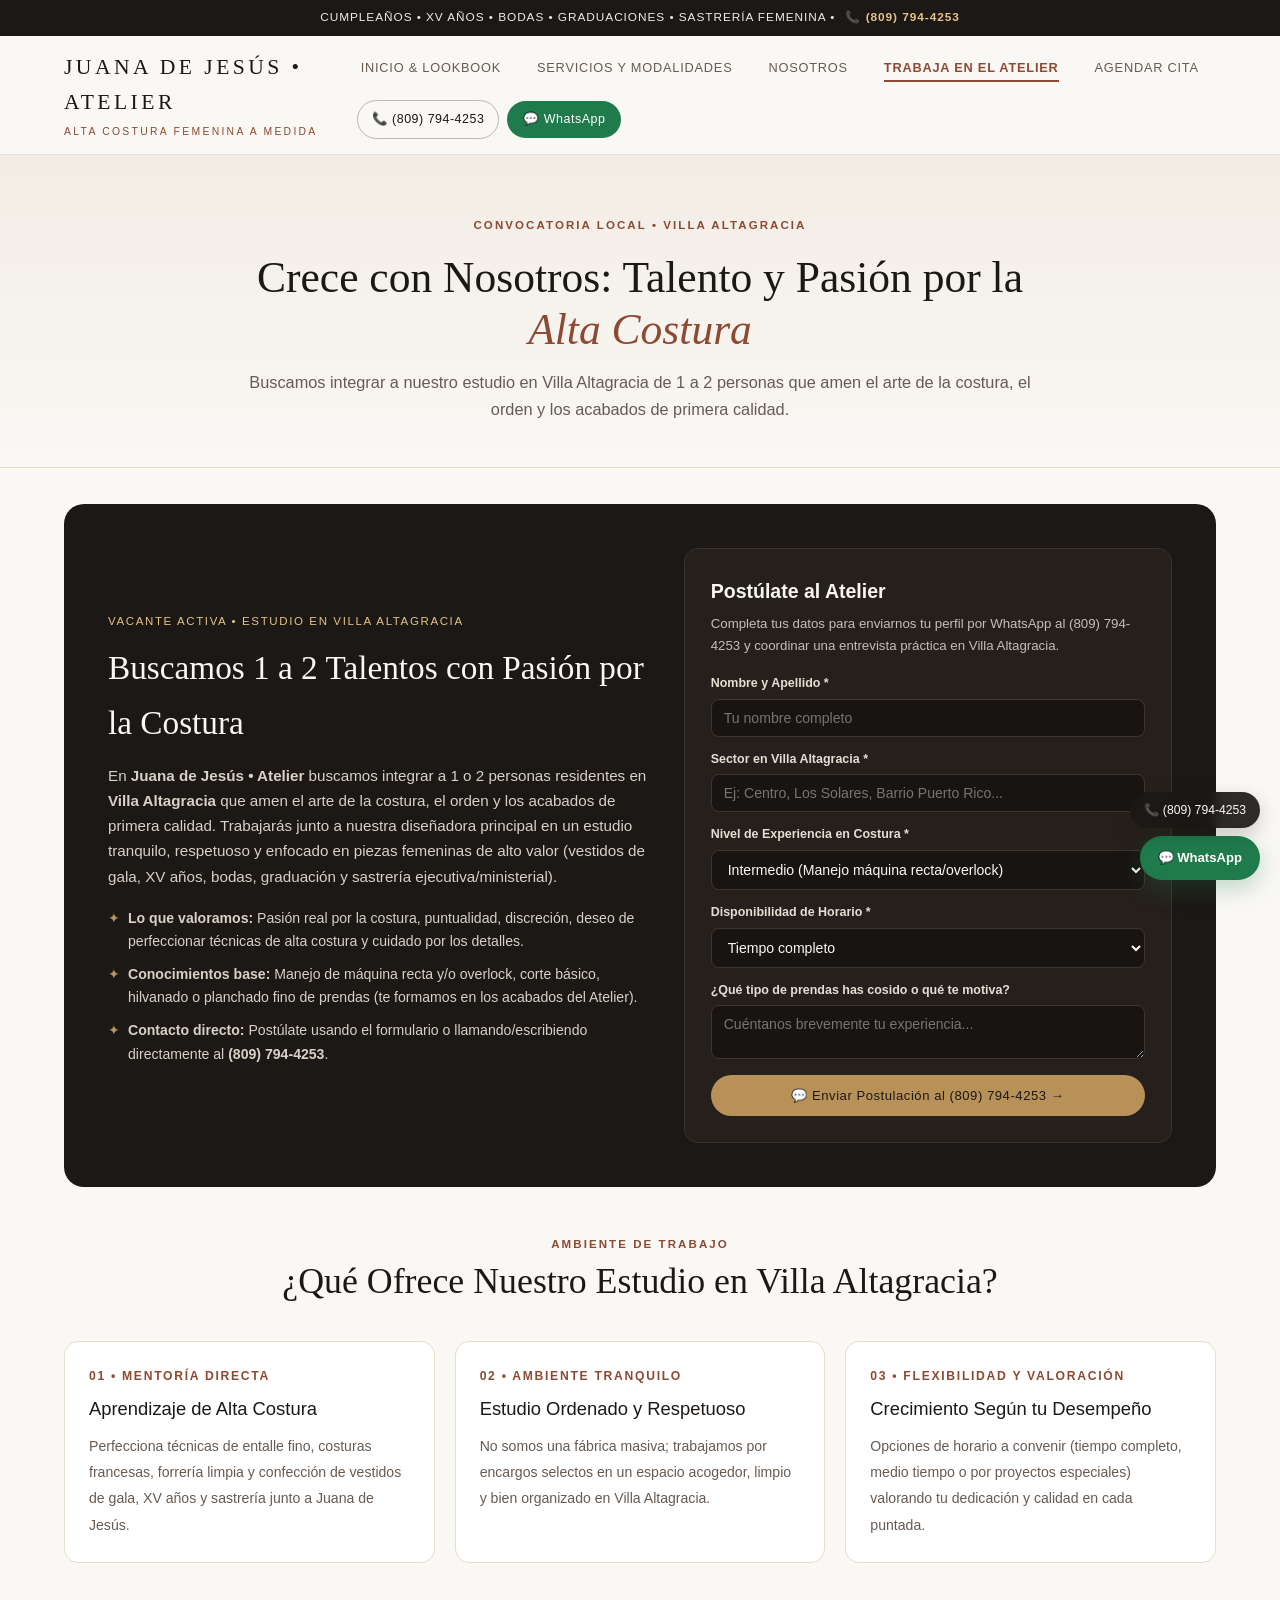
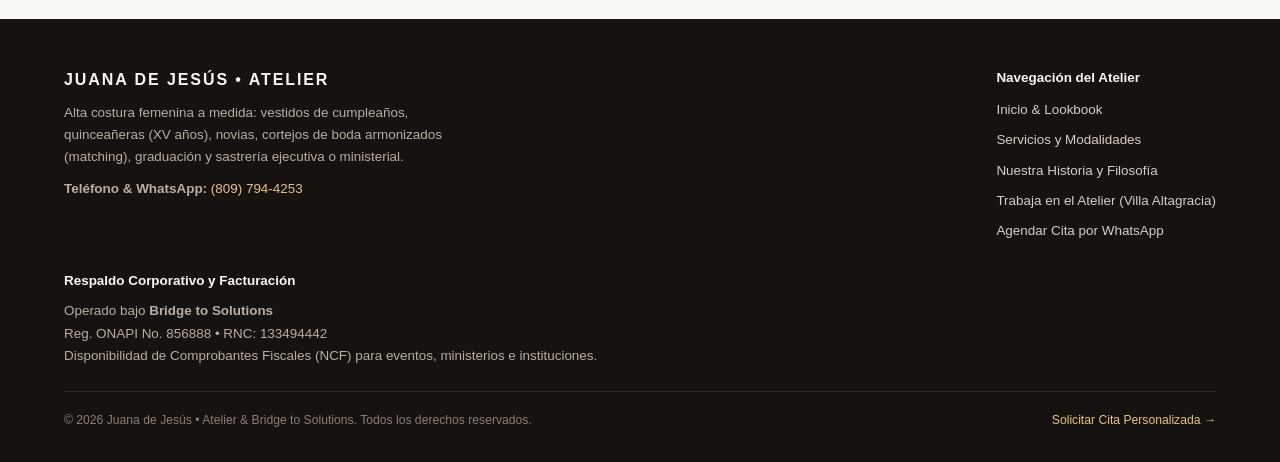
<file: carreras.html>
<!DOCTYPE html>
<html lang="es">
<head>
  <meta charset="UTF-8" />
  <meta name="viewport" content="width=device-width, initial-scale=1.0" />
  <title>Trabaja en el Atelier | Convocatoria en Villa Altagracia • Juana de Jesús</title>
  <meta name="description" content="Convocatoria local en Villa Altagracia: buscamos 1 a 2 talentos con pasión por la costura para integrarse a Juana de Jesús • Atelier." />
  <link rel="stylesheet" href="css/styles.css" />
</head>
<body>

  <!-- TOP ANNOUNCEMENT BAR -->
  <div class="top-bar sans">
    Cumpleaños • XV Años • Bodas • Graduaciones • Sastrería Femenina •
    <a href="tel:+18097944253">📞 (809) 794-4253</a>
  </div>

  <!-- HEADER & NAVIGATION -->
  <header>
    <a href="index.html" class="brand-logo">
      <span class="title">Juana de Jesús • Atelier</span>
      <span class="subtitle sans">Alta Costura Femenina a Medida</span>
    </a>

    <button class="menu-toggle sans" onclick="toggleMobileMenu()" aria-label="Abrir menú">
      ☰ Menú
    </button>

    <nav class="sans" id="mainNav">
      <a href="index.html" class="nav-link">Inicio &amp; Lookbook</a>
      <a href="servicios.html" class="nav-link">Servicios y Modalidades</a>
      <a href="nosotros.html" class="nav-link">Nosotros</a>
      <a href="carreras.html" class="nav-link active">Trabaja en el Atelier</a>
      <a href="contacto.html" class="nav-link">Agendar Cita</a>
      <div class="header-cta-group">
        <a href="tel:+18097944253" class="btn btn-outline" style="padding:8px 14px; font-size:0.78rem;">📞 (809) 794-4253</a>
        <a href="https://wa.me/18097944253?text=Hola%20Juana%20de%20Jes%C3%BAs%20%E2%80%A2%20Atelier%2C%20deseo%20informaci%C3%B3n%20sobre%20confecci%C3%B3n%20a%20medida." target="_blank" class="btn btn-whatsapp" style="padding:8px 16px; font-size:0.78rem;">💬 WhatsApp</a>
      </div>
    </nav>
  </header>

  <main>
    <!-- PAGE HERO -->
    <div class="page-hero">
      <div class="page-hero-inner">
        <span class="hero-badge sans">Convocatoria Local • Villa Altagracia</span>
        <h1>Crece con Nosotros: Talento y Pasión por la <em>Alta Costura</em></h1>
        <p class="sans">
          Buscamos integrar a nuestro estudio en Villa Altagracia de 1 a 2 personas que amen el arte de la costura, el orden y los acabados de primera calidad.
        </p>
      </div>
    </div>

    <!-- CAREERS / RECRUITMENT SECTION FOR VILLA ALTAGRACIA -->
    <section style="padding-top:36px;">
      <div class="careers-section" style="margin-top:0;">
        <div class="careers-grid">
          <div>
            <span class="careers-badge sans">Vacante Activa • Estudio en Villa Altagracia</span>
            <h2>Buscamos 1 a 2 Talentos con Pasión por la Costura</h2>
            <p class="sans" style="color:#D9D0C7; font-size:0.95rem;">
              En <strong>Juana de Jesús • Atelier</strong> buscamos integrar a 1 o 2 personas residentes en <strong>Villa Altagracia</strong> que amen el arte de la costura, el orden y los acabados de primera calidad. Trabajarás junto a nuestra diseñadora principal en un estudio tranquilo, respetuoso y enfocado en piezas femeninas de alto valor (vestidos de gala, XV años, bodas, graduación y sastrería ejecutiva/ministerial).
            </p>
            <ul class="careers-list sans">
              <li><strong>Lo que valoramos:</strong> Pasión real por la costura, puntualidad, discreción, deseo de perfeccionar técnicas de alta costura y cuidado por los detalles.</li>
              <li><strong>Conocimientos base:</strong> Manejo de máquina recta y/o overlock, corte básico, hilvanado o planchado fino de prendas (te formamos en los acabados del Atelier).</li>
              <li><strong>Contacto directo:</strong> Postúlate usando el formulario o llamando/escribiendo directamente al <strong>(809) 794-4253</strong>.</li>
            </ul>
          </div>

          <div class="careers-card sans">
            <h3 style="font-size:1.22rem; margin-bottom:6px; color:#FAF7F2;">Postúlate al Atelier</h3>
            <p style="font-size:0.83rem; color:#C7BDB4; margin-bottom:16px;">Completa tus datos para enviarnos tu perfil por WhatsApp al (809) 794-4253 y coordinar una entrevista práctica en Villa Altagracia.</p>
            <form onsubmit="sendCareerWhatsApp(event)" style="display:grid; gap:12px;">
              <div class="form-group">
                <label>Nombre y Apellido *</label>
                <input type="text" id="candName" required placeholder="Tu nombre completo" />
              </div>
              <div class="form-group">
                <label>Sector en Villa Altagracia *</label>
                <input type="text" id="candSector" required placeholder="Ej: Centro, Los Solares, Barrio Puerto Rico..." />
              </div>
              <div class="form-group">
                <label>Nivel de Experiencia en Costura *</label>
                <select id="candExp" required>
                  <option value="Intermedio (Manejo máquina recta/overlock y confección básica)">Intermedio (Manejo máquina recta/overlock)</option>
                  <option value="Avanzado (Experiencia en vestidos, entalles y cierres finos)">Avanzado (Experiencia en vestidos y acabados)</option>
                  <option value="Apasionada con base práctica (Aprendiz avanzada)">Apasionada con base práctica (Aprendiz avanzada)</option>
                </select>
              </div>
              <div class="form-group">
                <label>Disponibilidad de Horario *</label>
                <select id="candAvail" required>
                  <option value="Tiempo completo">Tiempo completo</option>
                  <option value="Medio tiempo (Mañanas o Tardes)">Medio tiempo (Mañanas o Tardes)</option>
                  <option value="Por días / Proyectos especiales">Por días / Proyectos especiales</option>
                </select>
              </div>
              <div class="form-group">
                <label>¿Qué tipo de prendas has cosido o qué te motiva?</label>
                <textarea id="candMotivation" rows="2" placeholder="Cuéntanos brevemente tu experiencia..."></textarea>
              </div>
              <button type="submit" class="btn btn-gold" style="width:100%; margin-top:4px; padding:13px;">
                💬 Enviar Postulación al (809) 794-4253 →
              </button>
            </form>
          </div>
        </div>
      </div>

      <!-- BENEFICIOS DE APRENDER Y TRABAJAR EN EL ATELIER -->
      <div class="section-header" style="margin-top:48px;">
        <span class="eyebrow sans">Ambiente de Trabajo</span>
        <h2>¿Qué Ofrece Nuestro Estudio en Villa Altagracia?</h2>
      </div>

      <div class="process-strip sans" style="grid-template-columns: repeat(auto-fit, minmax(280px, 1fr));">
        <div style="background:var(--bg-card); border:1px solid var(--border-soft); border-radius:var(--radius-md); padding:24px;">
          <strong style="color:var(--accent-terracotta); font-size:0.76rem; letter-spacing:0.14em; text-transform:uppercase; display:block; margin-bottom:8px;">01 • Mentoría Directa</strong>
          <h3 style="font-size:1.15rem; font-weight:normal; margin-bottom:8px;">Aprendizaje de Alta Costura</h3>
          <span style="font-size:0.88rem; color:var(--text-muted); line-height:1.5;">Perfecciona técnicas de entalle fino, costuras francesas, forrería limpia y confección de vestidos de gala, XV años y sastrería junto a Juana de Jesús.</span>
        </div>
        <div style="background:var(--bg-card); border:1px solid var(--border-soft); border-radius:var(--radius-md); padding:24px;">
          <strong style="color:var(--accent-terracotta); font-size:0.76rem; letter-spacing:0.14em; text-transform:uppercase; display:block; margin-bottom:8px;">02 • Ambiente Tranquilo</strong>
          <h3 style="font-size:1.15rem; font-weight:normal; margin-bottom:8px;">Estudio Ordenado y Respetuoso</h3>
          <span style="font-size:0.88rem; color:var(--text-muted); line-height:1.5;">No somos una fábrica masiva; trabajamos por encargos selectos en un espacio acogedor, limpio y bien organizado en Villa Altagracia.</span>
        </div>
        <div style="background:var(--bg-card); border:1px solid var(--border-soft); border-radius:var(--radius-md); padding:24px;">
          <strong style="color:var(--accent-terracotta); font-size:0.76rem; letter-spacing:0.14em; text-transform:uppercase; display:block; margin-bottom:8px;">03 • Flexibilidad y Valoración</strong>
          <h3 style="font-size:1.15rem; font-weight:normal; margin-bottom:8px;">Crecimiento Según tu Desempeño</h3>
          <span style="font-size:0.88rem; color:var(--text-muted); line-height:1.5;">Opciones de horario a convenir (tiempo completo, medio tiempo o por proyectos especiales) valorando tu dedicación y calidad en cada puntada.</span>
        </div>
      </div>
    </section>
  </main>

  <!-- FOOTER -->
  <footer class="sans">
    <div class="footer-inner">
      <div>
        <strong style="color:#FAF8F5; font-size:1rem; letter-spacing:0.12em; text-transform:uppercase;">Juana de Jesús • Atelier</strong>
        <p style="margin-top:8px; max-width:390px;">Alta costura femenina a medida: vestidos de cumpleaños, quinceañeras (XV años), novias, cortejos de boda armonizados (matching), graduación y sastrería ejecutiva o ministerial.</p>
        <p style="margin-top:10px;"><strong>Teléfono &amp; WhatsApp:</strong> <a href="tel:+18097944253">(809) 794-4253</a></p>
      </div>

      <div>
        <strong style="color:#FAF8F5;">Navegación del Atelier</strong>
        <ul class="footer-links">
          <li><a href="index.html">Inicio &amp; Lookbook</a></li>
          <li><a href="servicios.html">Servicios y Modalidades</a></li>
          <li><a href="nosotros.html">Nuestra Historia y Filosofía</a></li>
          <li><a href="carreras.html">Trabaja en el Atelier (Villa Altagracia)</a></li>
          <li><a href="contacto.html">Agendar Cita por WhatsApp</a></li>
        </ul>
      </div>

      <div>
        <strong style="color:#FAF8F5;">Respaldo Corporativo y Facturación</strong>
        <p style="margin-top:8px;">Operado bajo <strong>Bridge to Solutions</strong></p>
        <p>Reg. ONAPI No. 856888 • RNC: 133494442</p>
        <p>Disponibilidad de Comprobantes Fiscales (NCF) para eventos, ministerios e instituciones.</p>
      </div>
    </div>

    <div style="display:flex; justify-content:space-between; align-items:center; flex-wrap:wrap; gap:12px; max-width:1280px; margin:0 auto; color:#8A7E75; font-size:0.76rem;">
      <span>&copy; 2026 Juana de Jesús • Atelier &amp; Bridge to Solutions. Todos los derechos reservados.</span>
      <a href="contacto.html" style="color:#E5C384; text-decoration:none;">Solicitar Cita Personalizada →</a>
    </div>
  </footer>

  <!-- FLOATING WHATSAPP & CALL BUTTONS -->
  <div class="floating-actions sans">
    <a href="tel:+18097944253" class="floating-call">
      📞 (809) 794-4253
    </a>
    <a href="https://wa.me/18097944253?text=Hola%20Juana%20de%20Jes%C3%BAs%20%E2%80%A2%20Atelier%2C%20deseo%20informaci%C3%B3n%20sobre%20la%20vacante%20de%20costura%20en%20Villa%20Altagracia." target="_blank" class="floating-wa">
      💬 WhatsApp
    </a>
  </div>

  <script src="js/main.js"></script>
</body>
</html>
</file>
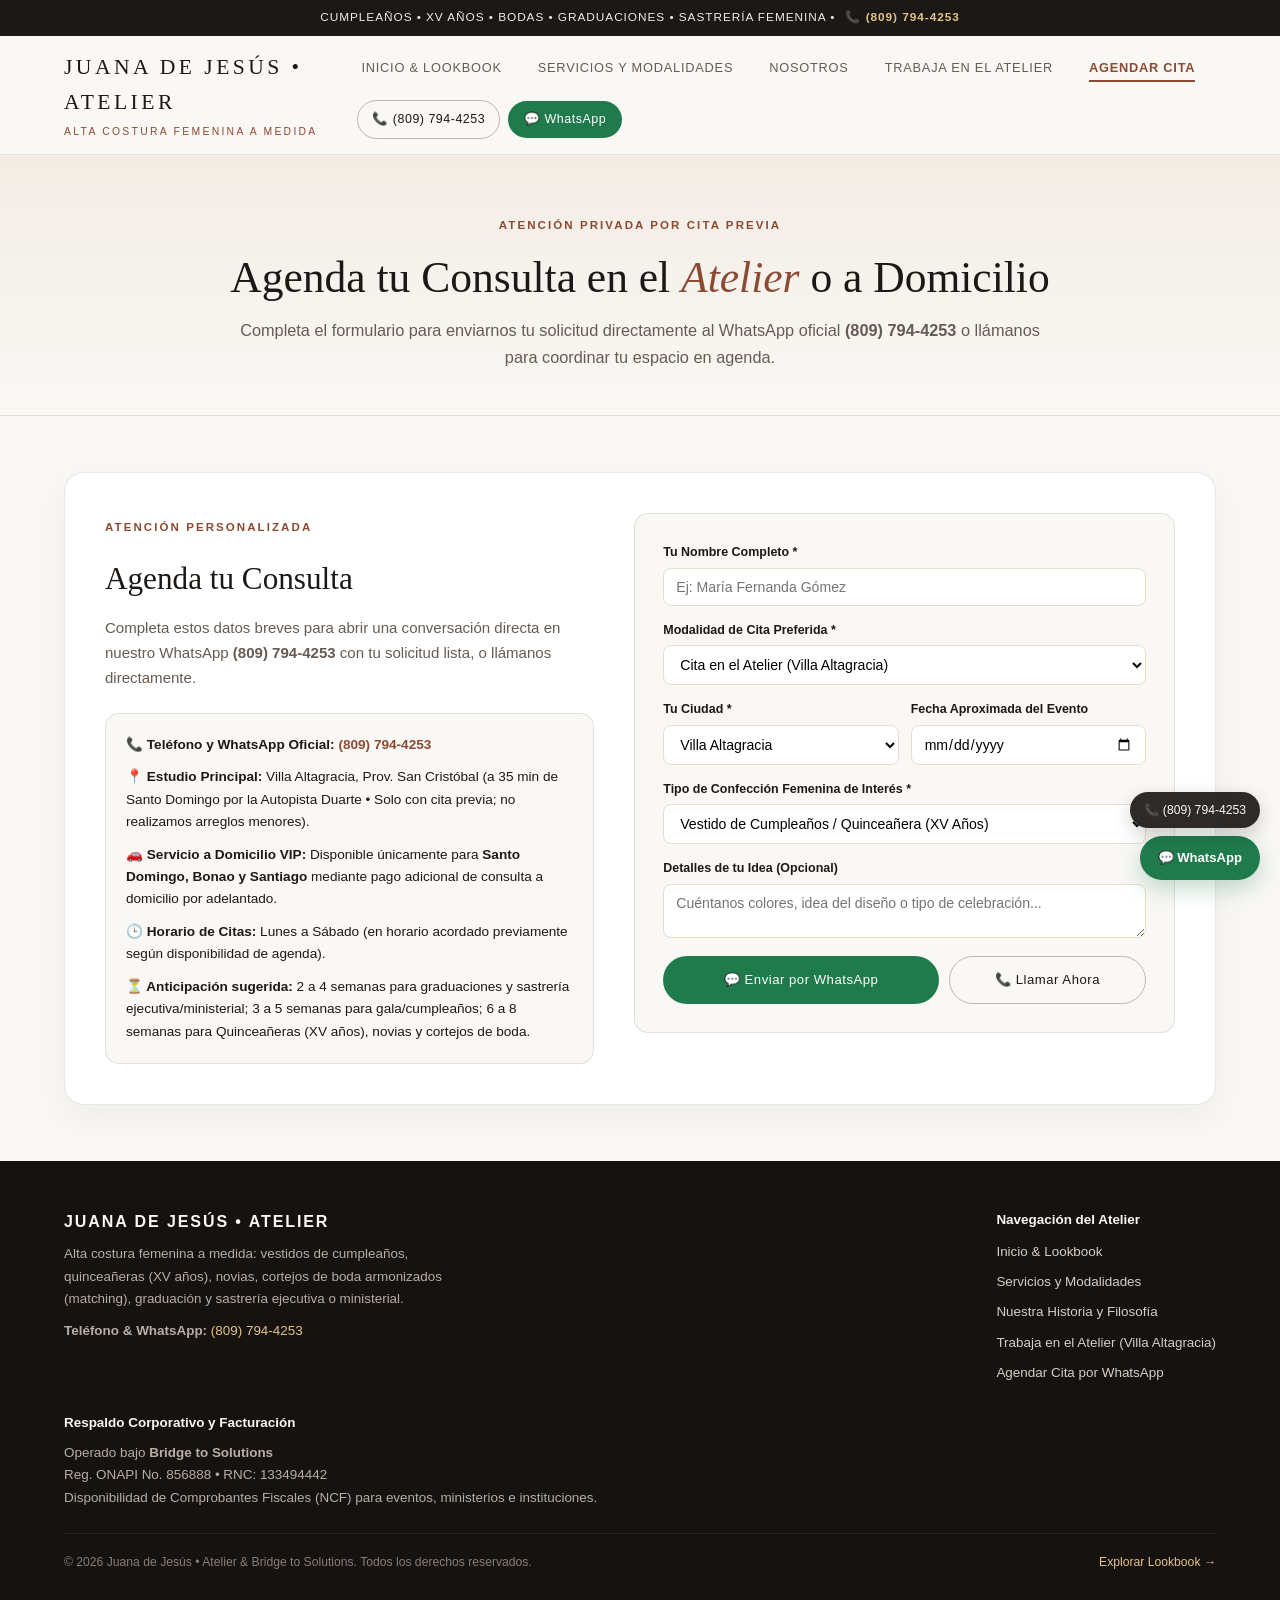
<file: contacto.html>
<!DOCTYPE html>
<html lang="es">
<head>
  <meta charset="UTF-8" />
  <meta name="viewport" content="width=device-width, initial-scale=1.0" />
  <title>Agendar Cita y Contacto | Juana de Jesús • Atelier</title>
  <meta name="description" content="Agenda tu cita de confección femenina a medida en nuestro estudio de Villa Altagracia o solicita consulta a domicilio VIP en Santo Domingo, Bonao y Santiago." />
  <link rel="stylesheet" href="css/styles.css" />
</head>
<body>

  <!-- TOP ANNOUNCEMENT BAR -->
  <div class="top-bar sans">
    Cumpleaños • XV Años • Bodas • Graduaciones • Sastrería Femenina •
    <a href="tel:+18097944253">📞 (809) 794-4253</a>
  </div>

  <!-- HEADER & NAVIGATION -->
  <header>
    <a href="index.html" class="brand-logo">
      <span class="title">Juana de Jesús • Atelier</span>
      <span class="subtitle sans">Alta Costura Femenina a Medida</span>
    </a>

    <button class="menu-toggle sans" onclick="toggleMobileMenu()" aria-label="Abrir menú">
      ☰ Menú
    </button>

    <nav class="sans" id="mainNav">
      <a href="index.html" class="nav-link">Inicio &amp; Lookbook</a>
      <a href="servicios.html" class="nav-link">Servicios y Modalidades</a>
      <a href="nosotros.html" class="nav-link">Nosotros</a>
      <a href="carreras.html" class="nav-link">Trabaja en el Atelier</a>
      <a href="contacto.html" class="nav-link active">Agendar Cita</a>
      <div class="header-cta-group">
        <a href="tel:+18097944253" class="btn btn-outline" style="padding:8px 14px; font-size:0.78rem;">📞 (809) 794-4253</a>
        <a href="https://wa.me/18097944253?text=Hola%20Juana%20de%20Jes%C3%BAs%20%E2%80%A2%20Atelier%2C%20deseo%20informaci%C3%B3n%20sobre%20confecci%C3%B3n%20a%20medida." target="_blank" class="btn btn-whatsapp" style="padding:8px 16px; font-size:0.78rem;">💬 WhatsApp</a>
      </div>
    </nav>
  </header>

  <main>
    <!-- PAGE HERO -->
    <div class="page-hero">
      <div class="page-hero-inner">
        <span class="hero-badge sans">Atención Privada por Cita Previa</span>
        <h1>Agenda tu Consulta en el <em>Atelier</em> o a Domicilio</h1>
        <p class="sans">
          Completa el formulario para enviarnos tu solicitud directamente al WhatsApp oficial <strong>(809) 794-4253</strong> o llámanos para coordinar tu espacio en agenda.
        </p>
      </div>
    </div>

    <!-- WHATSAPP BOOKING / INQUIRY SECTION -->
    <section id="citas">
      <div class="booking-box">
        <div>
          <span class="hero-badge sans">Atención Personalizada</span>
          <h2 style="font-size:1.95rem; font-weight:normal; margin-bottom:12px;">Agenda tu Consulta</h2>
          <p class="sans" style="color:var(--text-muted); font-size:0.94rem; margin-bottom:22px;">
            Completa estos datos breves para abrir una conversación directa en nuestro WhatsApp <strong>(809) 794-4253</strong> con tu solicitud lista, o llámanos directamente.
          </p>
          <div class="sans" style="background:var(--bg-ivory); padding:20px; border-radius:var(--radius-md); border:1px solid var(--border-hairline); font-size:0.85rem; display:grid; gap:10px;">
            <p><strong>📞 Teléfono y WhatsApp Oficial:</strong> <a href="tel:+18097944253" style="color:var(--accent-terracotta); font-weight:600; text-decoration:none;">(809) 794-4253</a></p>
            <p><strong>📍 Estudio Principal:</strong> Villa Altagracia, Prov. San Cristóbal (a 35 min de Santo Domingo por la Autopista Duarte • Solo con cita previa; no realizamos arreglos menores).</p>
            <p><strong>🚗 Servicio a Domicilio VIP:</strong> Disponible únicamente para <strong>Santo Domingo, Bonao y Santiago</strong> mediante pago adicional de consulta a domicilio por adelantado.</p>
            <p><strong>🕒 Horario de Citas:</strong> Lunes a Sábado (en horario acordado previamente según disponibilidad de agenda).</p>
            <p><strong>⏳ Anticipación sugerida:</strong> 2 a 4 semanas para graduaciones y sastrería ejecutiva/ministerial; 3 a 5 semanas para gala/cumpleaños; 6 a 8 semanas para Quinceañeras (XV años), novias y cortejos de boda.</p>
          </div>
        </div>

        <form class="booking-form sans" onsubmit="sendClientWhatsApp(event)">
          <div class="form-group">
            <label>Tu Nombre Completo *</label>
            <input type="text" id="clientName" required placeholder="Ej: María Fernanda Gómez" />
          </div>

          <div class="form-group">
            <label>Modalidad de Cita Preferida *</label>
            <select id="clientMode" required onchange="handleModeChange()">
              <option value="Cita en el Atelier (Villa Altagracia)">Cita en el Atelier (Villa Altagracia)</option>
              <option value="Domicilio VIP (Pago adicional por adelantado)">Consulta a Domicilio (Solo Santo Domingo, Bonao o Santiago — Pago por adelantado)</option>
            </select>
          </div>

          <div class="domicilio-alert" id="domicilioAlert">
            <strong>Importante sobre el Servicio a Domicilio:</strong> Disponible exclusivamente en <strong>Santo Domingo, Bonao y Santiago</strong>. La visita de consulta y toma de medidas tiene un costo adicional que se paga por adelantado para confirmar la cita.
          </div>

          <div class="form-row-2col">
            <div class="form-group">
              <label>Tu Ciudad *</label>
              <select id="clientCity" required>
                <option value="Villa Altagracia">Villa Altagracia</option>
                <option value="Santo Domingo">Santo Domingo</option>
                <option value="Bonao">Bonao</option>
                <option value="Santiago">Santiago</option>
                <option value="San Cristóbal (Visita al Atelier)">San Cristóbal (Visita al Atelier)</option>
                <option value="Otra ciudad (Visita al Atelier)">Otra ciudad (Visita al Atelier)</option>
              </select>
            </div>
            <div class="form-group">
              <label>Fecha Aproximada del Evento</label>
              <input type="date" id="clientDate" />
            </div>
          </div>

          <div class="form-group">
            <label>Tipo de Confección Femenina de Interés *</label>
            <select id="clientService" required onchange="handleServiceChange()">
              <option value="Vestido de Cumpleaños / Quinceañera (XV Años)">Vestido de Cumpleaños / Quinceañera (XV Años)</option>
              <option value="Vestido de Novia / Cortejo de Boda (Matching)">Vestido de Novia / Cortejo de Boda (Matching)</option>
              <option value="Vestido de Graduación / Investidura / Ceremonia">Vestido de Graduación / Investidura / Ceremonia</option>
              <option value="Uniforme Ejecutivo Individual / Traje Sastre (Abogada, Maestra, Ejecutiva)">Uniforme Ejecutivo Individual / Traje Sastre (Abogada, Maestra, Ejecutiva)</option>
              <option value="Traje o Vestido para Líder de Iglesia / Ministerio">Traje o Vestido para Líder de Iglesia / Ministerio</option>
              <option value="Vestido de Gala / Fiesta a Medida">Vestido de Gala / Fiesta a Medida</option>
              <option value="Otros (Diseño Femenino Personalizado)">Otros (Diseño Femenino Personalizado)</option>
            </select>
          </div>

          <div class="form-group">
            <label>Detalles de tu Idea (Opcional)</label>
            <textarea id="clientNotes" rows="2" placeholder="Cuéntanos colores, idea del diseño o tipo de celebración..."></textarea>
          </div>

          <div class="form-actions-2col">
            <button type="submit" class="btn btn-whatsapp" style="width:100%; padding:12px;">
              💬 Enviar por WhatsApp
            </button>
            <a href="tel:+18097944253" class="btn btn-outline" style="width:100%; padding:12px; text-align:center;">
              📞 Llamar Ahora
            </a>
          </div>
        </form>
      </div>
    </section>
  </main>

  <!-- FOOTER -->
  <footer class="sans">
    <div class="footer-inner">
      <div>
        <strong style="color:#FAF8F5; font-size:1rem; letter-spacing:0.12em; text-transform:uppercase;">Juana de Jesús • Atelier</strong>
        <p style="margin-top:8px; max-width:390px;">Alta costura femenina a medida: vestidos de cumpleaños, quinceañeras (XV años), novias, cortejos de boda armonizados (matching), graduación y sastrería ejecutiva o ministerial.</p>
        <p style="margin-top:10px;"><strong>Teléfono &amp; WhatsApp:</strong> <a href="tel:+18097944253">(809) 794-4253</a></p>
      </div>

      <div>
        <strong style="color:#FAF8F5;">Navegación del Atelier</strong>
        <ul class="footer-links">
          <li><a href="index.html">Inicio &amp; Lookbook</a></li>
          <li><a href="servicios.html">Servicios y Modalidades</a></li>
          <li><a href="nosotros.html">Nuestra Historia y Filosofía</a></li>
          <li><a href="carreras.html">Trabaja en el Atelier (Villa Altagracia)</a></li>
          <li><a href="contacto.html">Agendar Cita por WhatsApp</a></li>
        </ul>
      </div>

      <div>
        <strong style="color:#FAF8F5;">Respaldo Corporativo y Facturación</strong>
        <p style="margin-top:8px;">Operado bajo <strong>Bridge to Solutions</strong></p>
        <p>Reg. ONAPI No. 856888 • RNC: 133494442</p>
        <p>Disponibilidad de Comprobantes Fiscales (NCF) para eventos, ministerios e instituciones.</p>
      </div>
    </div>

    <div style="display:flex; justify-content:space-between; align-items:center; flex-wrap:wrap; gap:12px; max-width:1280px; margin:0 auto; color:#8A7E75; font-size:0.76rem;">
      <span>&copy; 2026 Juana de Jesús • Atelier &amp; Bridge to Solutions. Todos los derechos reservados.</span>
      <a href="index.html#coleccion" style="color:#E5C384; text-decoration:none;">Explorar Lookbook →</a>
    </div>
  </footer>

  <!-- FLOATING WHATSAPP & CALL BUTTONS -->
  <div class="floating-actions sans">
    <a href="tel:+18097944253" class="floating-call">
      📞 (809) 794-4253
    </a>
    <a href="https://wa.me/18097944253?text=Hola%20Juana%20de%20Jes%C3%BAs%20%E2%80%A2%20Atelier%2C%20deseo%20informaci%C3%B3n%20sobre%20una%20confecci%C3%B3n%20a%20medida." target="_blank" class="floating-wa">
      💬 WhatsApp
    </a>
  </div>

  <script src="js/main.js"></script>
</body>
</html>
</file>
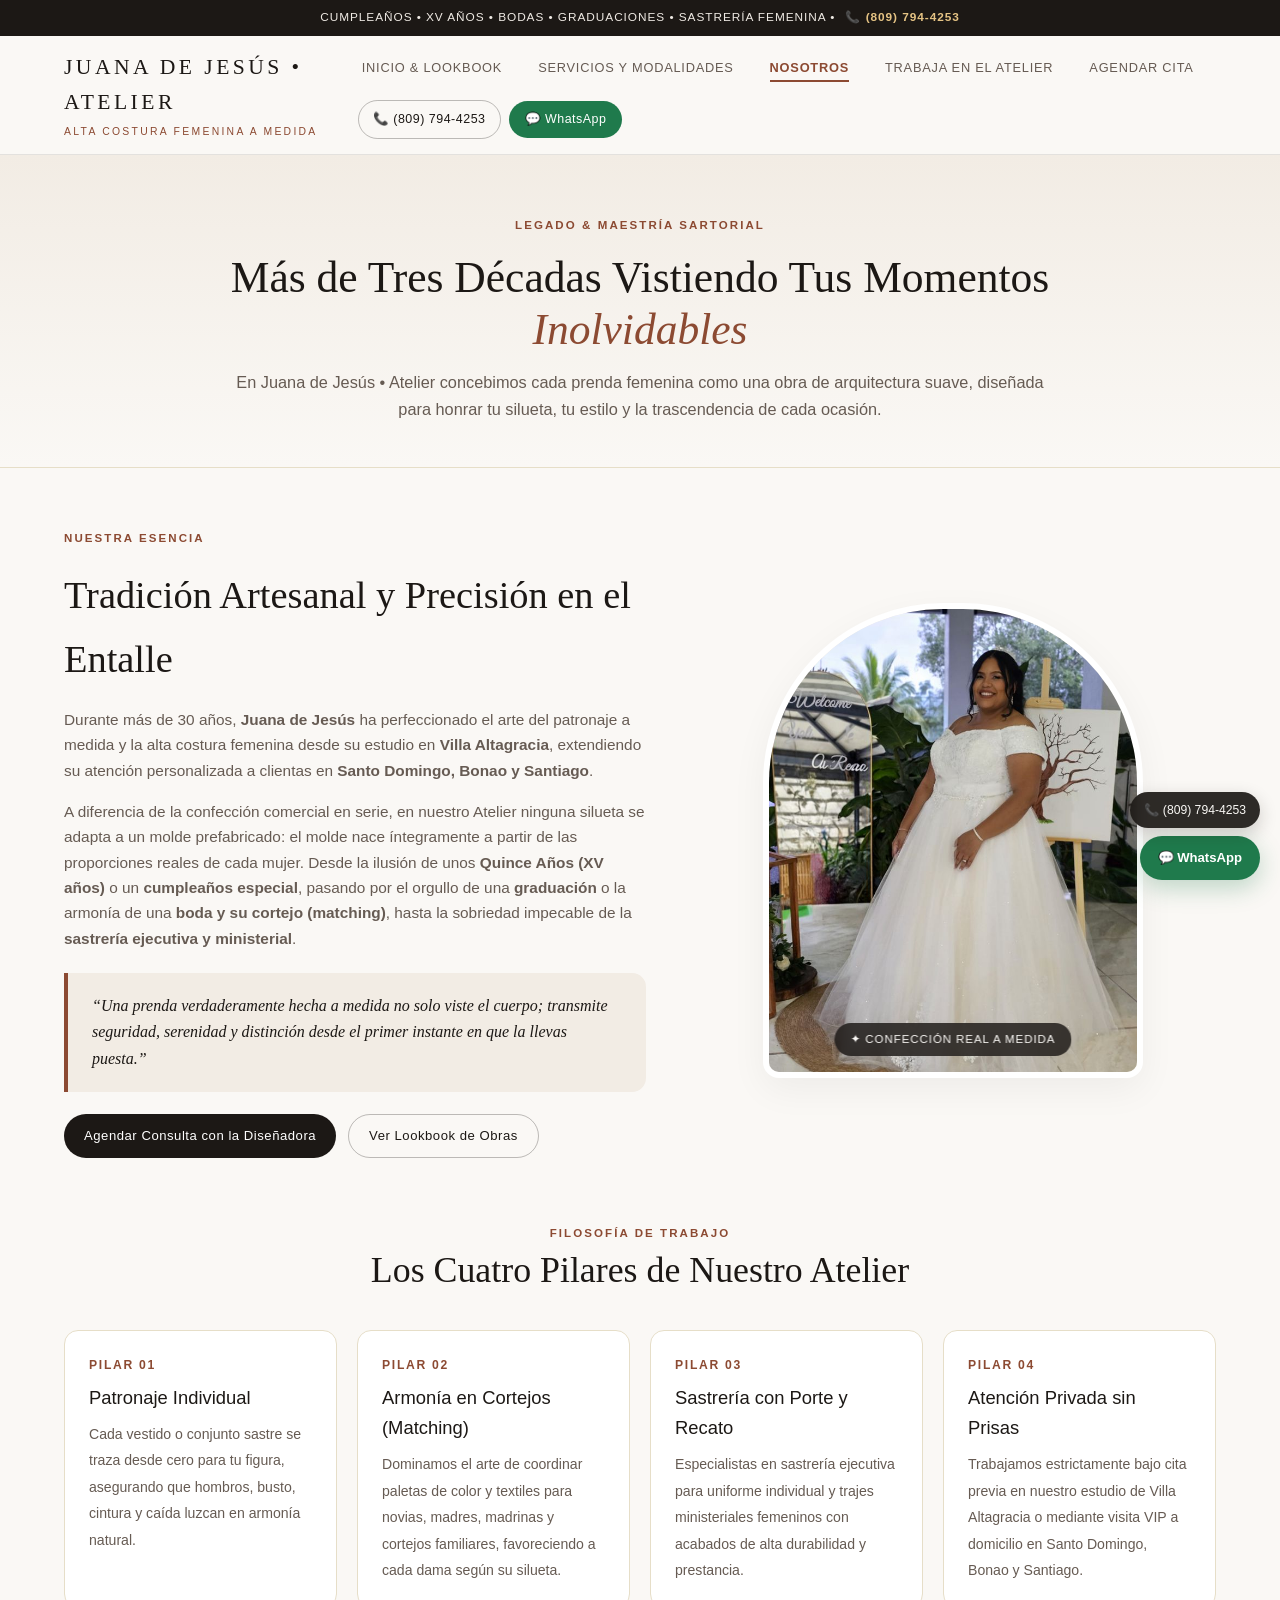
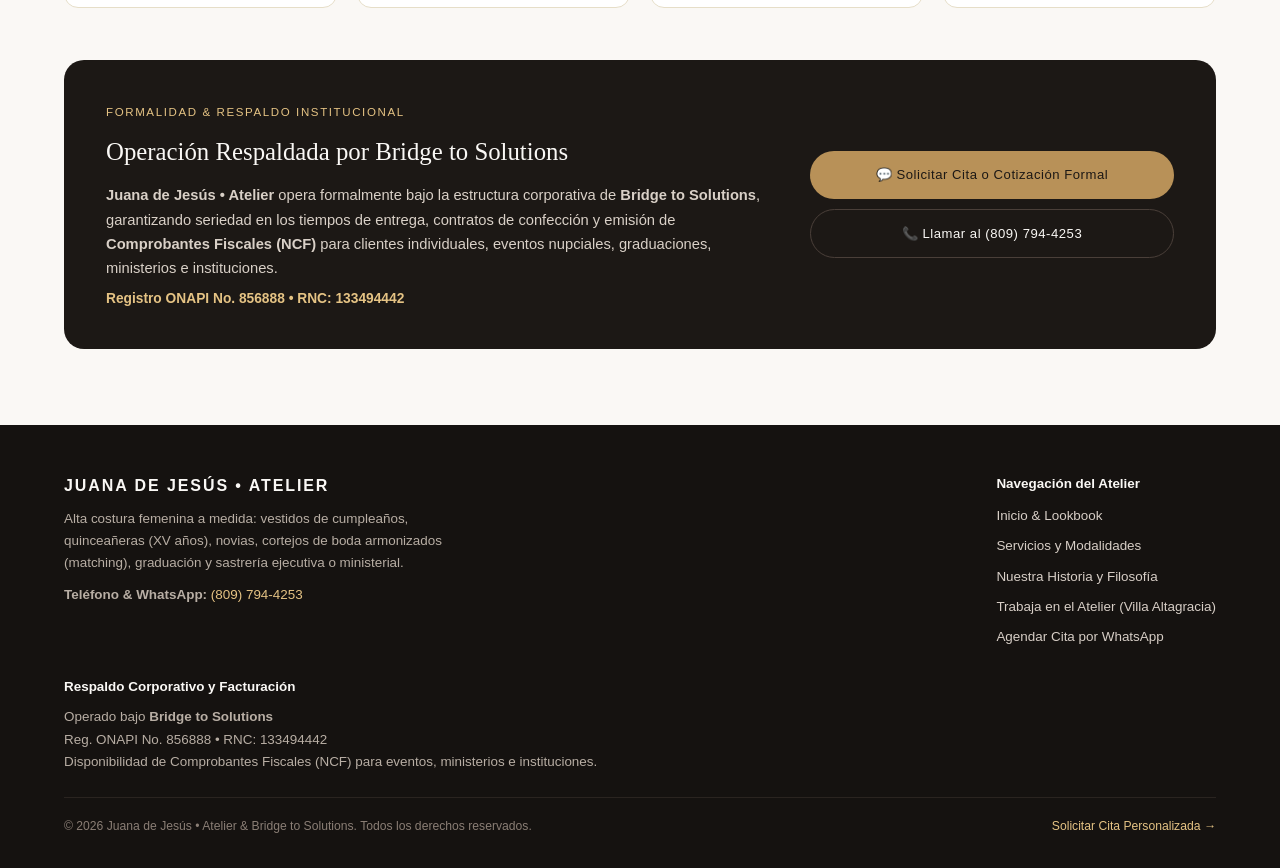
<file: nosotros.html>
<!DOCTYPE html>
<html lang="es">
<head>
  <meta charset="UTF-8" />
  <meta name="viewport" content="width=device-width, initial-scale=1.0" />
  <title>Nosotros | Juana de Jesús • Atelier</title>
  <meta name="description" content="Más de tres décadas de maestría sartorial en Villa Altagracia. Conoce la historia, filosofía de entalle y respaldo corporativo de Juana de Jesús • Atelier." />
  <link rel="stylesheet" href="css/styles.css" />
</head>
<body>

  <!-- TOP ANNOUNCEMENT BAR -->
  <div class="top-bar sans">
    Cumpleaños • XV Años • Bodas • Graduaciones • Sastrería Femenina •
    <a href="tel:+18097944253">📞 (809) 794-4253</a>
  </div>

  <!-- HEADER & NAVIGATION -->
  <header>
    <a href="index.html" class="brand-logo">
      <span class="title">Juana de Jesús • Atelier</span>
      <span class="subtitle sans">Alta Costura Femenina a Medida</span>
    </a>

    <button class="menu-toggle sans" onclick="toggleMobileMenu()" aria-label="Abrir menú">
      ☰ Menú
    </button>

    <nav class="sans" id="mainNav">
      <a href="index.html" class="nav-link">Inicio &amp; Lookbook</a>
      <a href="servicios.html" class="nav-link">Servicios y Modalidades</a>
      <a href="nosotros.html" class="nav-link active">Nosotros</a>
      <a href="carreras.html" class="nav-link">Trabaja en el Atelier</a>
      <a href="contacto.html" class="nav-link">Agendar Cita</a>
      <div class="header-cta-group">
        <a href="tel:+18097944253" class="btn btn-outline" style="padding:8px 14px; font-size:0.78rem;">📞 (809) 794-4253</a>
        <a href="https://wa.me/18097944253?text=Hola%20Juana%20de%20Jes%C3%BAs%20%E2%80%A2%20Atelier%2C%20deseo%20informaci%C3%B3n%20sobre%20confecci%C3%B3n%20a%20medida." target="_blank" class="btn btn-whatsapp" style="padding:8px 16px; font-size:0.78rem;">💬 WhatsApp</a>
      </div>
    </nav>
  </header>

  <main>
    <!-- PAGE HERO -->
    <div class="page-hero">
      <div class="page-hero-inner">
        <span class="hero-badge sans">Legado &amp; Maestría Sartorial</span>
        <h1>Más de Tres Décadas Vistiendo Tus Momentos <em>Inolvidables</em></h1>
        <p class="sans">
          En Juana de Jesús • Atelier concebimos cada prenda femenina como una obra de arquitectura suave, diseñada para honrar tu silueta, tu estilo y la trascendencia de cada ocasión.
        </p>
      </div>
    </div>

    <!-- STORY SECTION -->
    <section>
      <div style="display:grid; grid-template-columns: 1.05fr 0.95fr; gap:44px; align-items:center;">
        <div>
          <span class="hero-badge sans">Nuestra Esencia</span>
          <h2 style="font-size:clamp(1.8rem, 3vw, 2.45rem); font-weight:normal; margin-bottom:16px;">Tradición Artesanal y Precisión en el Entalle</h2>
          <p class="sans" style="font-size:0.96rem; color:var(--text-muted); margin-bottom:16px;">
            Durante más de 30 años, <strong>Juana de Jesús</strong> ha perfeccionado el arte del patronaje a medida y la alta costura femenina desde su estudio en <strong>Villa Altagracia</strong>, extendiendo su atención personalizada a clientas en <strong>Santo Domingo, Bonao y Santiago</strong>.
          </p>
          <p class="sans" style="font-size:0.96rem; color:var(--text-muted); margin-bottom:16px;">
            A diferencia de la confección comercial en serie, en nuestro Atelier ninguna silueta se adapta a un molde prefabricado: el molde nace íntegramente a partir de las proporciones reales de cada mujer. Desde la ilusión de unos <strong>Quince Años (XV años)</strong> o un <strong>cumpleaños especial</strong>, pasando por el orgullo de una <strong>graduación</strong> o la armonía de una <strong>boda y su cortejo (matching)</strong>, hasta la sobriedad impecable de la <strong>sastrería ejecutiva y ministerial</strong>.
          </p>
          <div style="background:var(--bg-sand); border-left:4px solid var(--accent-terracotta); padding:20px 24px; border-radius:0 var(--radius-md) var(--radius-md) 0; margin:22px 0; font-style:italic; color:var(--text-espresso);">
            “Una prenda verdaderamente hecha a medida no solo viste el cuerpo; transmite seguridad, serenidad y distinción desde el primer instante en que la llevas puesta.”
          </div>
          <div class="hero-actions sans" style="margin-bottom:0;">
            <a href="contacto.html" class="btn btn-primary">Agendar Consulta con la Diseñadora</a>
            <a href="index.html#coleccion" class="btn btn-outline">Ver Lookbook de Obras</a>
          </div>
        </div>

        <div class="hero-showcase">
          <div class="hero-frame" style="max-width:380px; margin:0 auto;">
            <img src="assets/images/novia-reina-encaje-tul-completo.jpg" alt="Obra de Novia Real de Juana de Jesús • Atelier" />
            <span class="hero-caption-pill sans">✦ Confección Real a Medida</span>
          </div>
        </div>
      </div>
    </section>

    <!-- PILARES DEL ATELIER -->
    <section style="padding-top:10px;">
      <div class="section-header">
        <span class="eyebrow sans">Filosofía de Trabajo</span>
        <h2>Los Cuatro Pilares de Nuestro Atelier</h2>
      </div>

      <div class="process-strip sans" style="grid-template-columns: repeat(auto-fit, minmax(240px, 1fr));">
        <div style="background:var(--bg-card); border:1px solid var(--border-soft); border-radius:var(--radius-md); padding:24px;">
          <strong style="color:var(--accent-terracotta); font-size:0.76rem; letter-spacing:0.14em; text-transform:uppercase; display:block; margin-bottom:8px;">Pilar 01</strong>
          <h3 style="font-size:1.15rem; font-weight:normal; margin-bottom:8px;">Patronaje Individual</h3>
          <span style="font-size:0.88rem; color:var(--text-muted); line-height:1.5;">Cada vestido o conjunto sastre se traza desde cero para tu figura, asegurando que hombros, busto, cintura y caída luzcan en armonía natural.</span>
        </div>
        <div style="background:var(--bg-card); border:1px solid var(--border-soft); border-radius:var(--radius-md); padding:24px;">
          <strong style="color:var(--accent-terracotta); font-size:0.76rem; letter-spacing:0.14em; text-transform:uppercase; display:block; margin-bottom:8px;">Pilar 02</strong>
          <h3 style="font-size:1.15rem; font-weight:normal; margin-bottom:8px;">Armonía en Cortejos (Matching)</h3>
          <span style="font-size:0.88rem; color:var(--text-muted); line-height:1.5;">Dominamos el arte de coordinar paletas de color y textiles para novias, madres, madrinas y cortejos familiares, favoreciendo a cada dama según su silueta.</span>
        </div>
        <div style="background:var(--bg-card); border:1px solid var(--border-soft); border-radius:var(--radius-md); padding:24px;">
          <strong style="color:var(--accent-terracotta); font-size:0.76rem; letter-spacing:0.14em; text-transform:uppercase; display:block; margin-bottom:8px;">Pilar 03</strong>
          <h3 style="font-size:1.15rem; font-weight:normal; margin-bottom:8px;">Sastrería con Porte y Recato</h3>
          <span style="font-size:0.88rem; color:var(--text-muted); line-height:1.5;">Especialistas en sastrería ejecutiva para uniforme individual y trajes ministeriales femeninos con acabados de alta durabilidad y prestancia.</span>
        </div>
        <div style="background:var(--bg-card); border:1px solid var(--border-soft); border-radius:var(--radius-md); padding:24px;">
          <strong style="color:var(--accent-terracotta); font-size:0.76rem; letter-spacing:0.14em; text-transform:uppercase; display:block; margin-bottom:8px;">Pilar 04</strong>
          <h3 style="font-size:1.15rem; font-weight:normal; margin-bottom:8px;">Atención Privada sin Prisas</h3>
          <span style="font-size:0.88rem; color:var(--text-muted); line-height:1.5;">Trabajamos estrictamente bajo cita previa en nuestro estudio de Villa Altagracia o mediante visita VIP a domicilio en Santo Domingo, Bonao y Santiago.</span>
        </div>
      </div>

      <!-- CORPORATE BACKING BANNER -->
      <div class="careers-section sans" style="margin-top:52px; padding:38px 42px;">
        <div style="display:grid; grid-template-columns: 1.3fr 0.7fr; gap:28px; align-items:center;">
          <div>
            <span class="careers-badge">Formalidad &amp; Respaldo Institucional</span>
            <h3 style="font-size:1.55rem; font-weight:normal; margin-bottom:10px; font-family:Georgia, serif; color:#FAF8F5;">Operación Respaldada por Bridge to Solutions</h3>
            <p style="color:#D9D0C7; font-size:0.92rem; margin-bottom:8px;">
              <strong>Juana de Jesús • Atelier</strong> opera formalmente bajo la estructura corporativa de <strong>Bridge to Solutions</strong>, garantizando seriedad en los tiempos de entrega, contratos de confección y emisión de <strong>Comprobantes Fiscales (NCF)</strong> para clientes individuales, eventos nupciales, graduaciones, ministerios e instituciones.
            </p>
            <p style="color:#E5C384; font-size:0.86rem; font-weight:600;">
              Registro ONAPI No. 856888 • RNC: 133494442
            </p>
          </div>
          <div style="display:flex; flex-direction:column; gap:10px;">
            <a href="contacto.html" class="btn btn-gold" style="width:100%; padding:13px; text-align:center;">
              💬 Solicitar Cita o Cotización Formal
            </a>
            <a href="tel:+18097944253" class="btn btn-outline" style="width:100%; padding:13px; color:#FAF8F5; border-color:#4A3F39; text-align:center;">
              📞 Llamar al (809) 794-4253
            </a>
          </div>
        </div>
      </div>
    </section>
  </main>

  <!-- FOOTER -->
  <footer class="sans">
    <div class="footer-inner">
      <div>
        <strong style="color:#FAF8F5; font-size:1rem; letter-spacing:0.12em; text-transform:uppercase;">Juana de Jesús • Atelier</strong>
        <p style="margin-top:8px; max-width:390px;">Alta costura femenina a medida: vestidos de cumpleaños, quinceañeras (XV años), novias, cortejos de boda armonizados (matching), graduación y sastrería ejecutiva o ministerial.</p>
        <p style="margin-top:10px;"><strong>Teléfono &amp; WhatsApp:</strong> <a href="tel:+18097944253">(809) 794-4253</a></p>
      </div>

      <div>
        <strong style="color:#FAF8F5;">Navegación del Atelier</strong>
        <ul class="footer-links">
          <li><a href="index.html">Inicio &amp; Lookbook</a></li>
          <li><a href="servicios.html">Servicios y Modalidades</a></li>
          <li><a href="nosotros.html">Nuestra Historia y Filosofía</a></li>
          <li><a href="carreras.html">Trabaja en el Atelier (Villa Altagracia)</a></li>
          <li><a href="contacto.html">Agendar Cita por WhatsApp</a></li>
        </ul>
      </div>

      <div>
        <strong style="color:#FAF8F5;">Respaldo Corporativo y Facturación</strong>
        <p style="margin-top:8px;">Operado bajo <strong>Bridge to Solutions</strong></p>
        <p>Reg. ONAPI No. 856888 • RNC: 133494442</p>
        <p>Disponibilidad de Comprobantes Fiscales (NCF) para eventos, ministerios e instituciones.</p>
      </div>
    </div>

    <div style="display:flex; justify-content:space-between; align-items:center; flex-wrap:wrap; gap:12px; max-width:1280px; margin:0 auto; color:#8A7E75; font-size:0.76rem;">
      <span>&copy; 2026 Juana de Jesús • Atelier &amp; Bridge to Solutions. Todos los derechos reservados.</span>
      <a href="contacto.html" style="color:#E5C384; text-decoration:none;">Solicitar Cita Personalizada →</a>
    </div>
  </footer>

  <!-- FLOATING WHATSAPP & CALL BUTTONS -->
  <div class="floating-actions sans">
    <a href="tel:+18097944253" class="floating-call">
      📞 (809) 794-4253
    </a>
    <a href="https://wa.me/18097944253?text=Hola%20Juana%20de%20Jes%C3%BAs%20%E2%80%A2%20Atelier%2C%20deseo%20informaci%C3%B3n%20sobre%20una%20confecci%C3%B3n%20a%20medida." target="_blank" class="floating-wa">
      💬 WhatsApp
    </a>
  </div>

  <script src="js/main.js"></script>
</body>
</html>
</file>
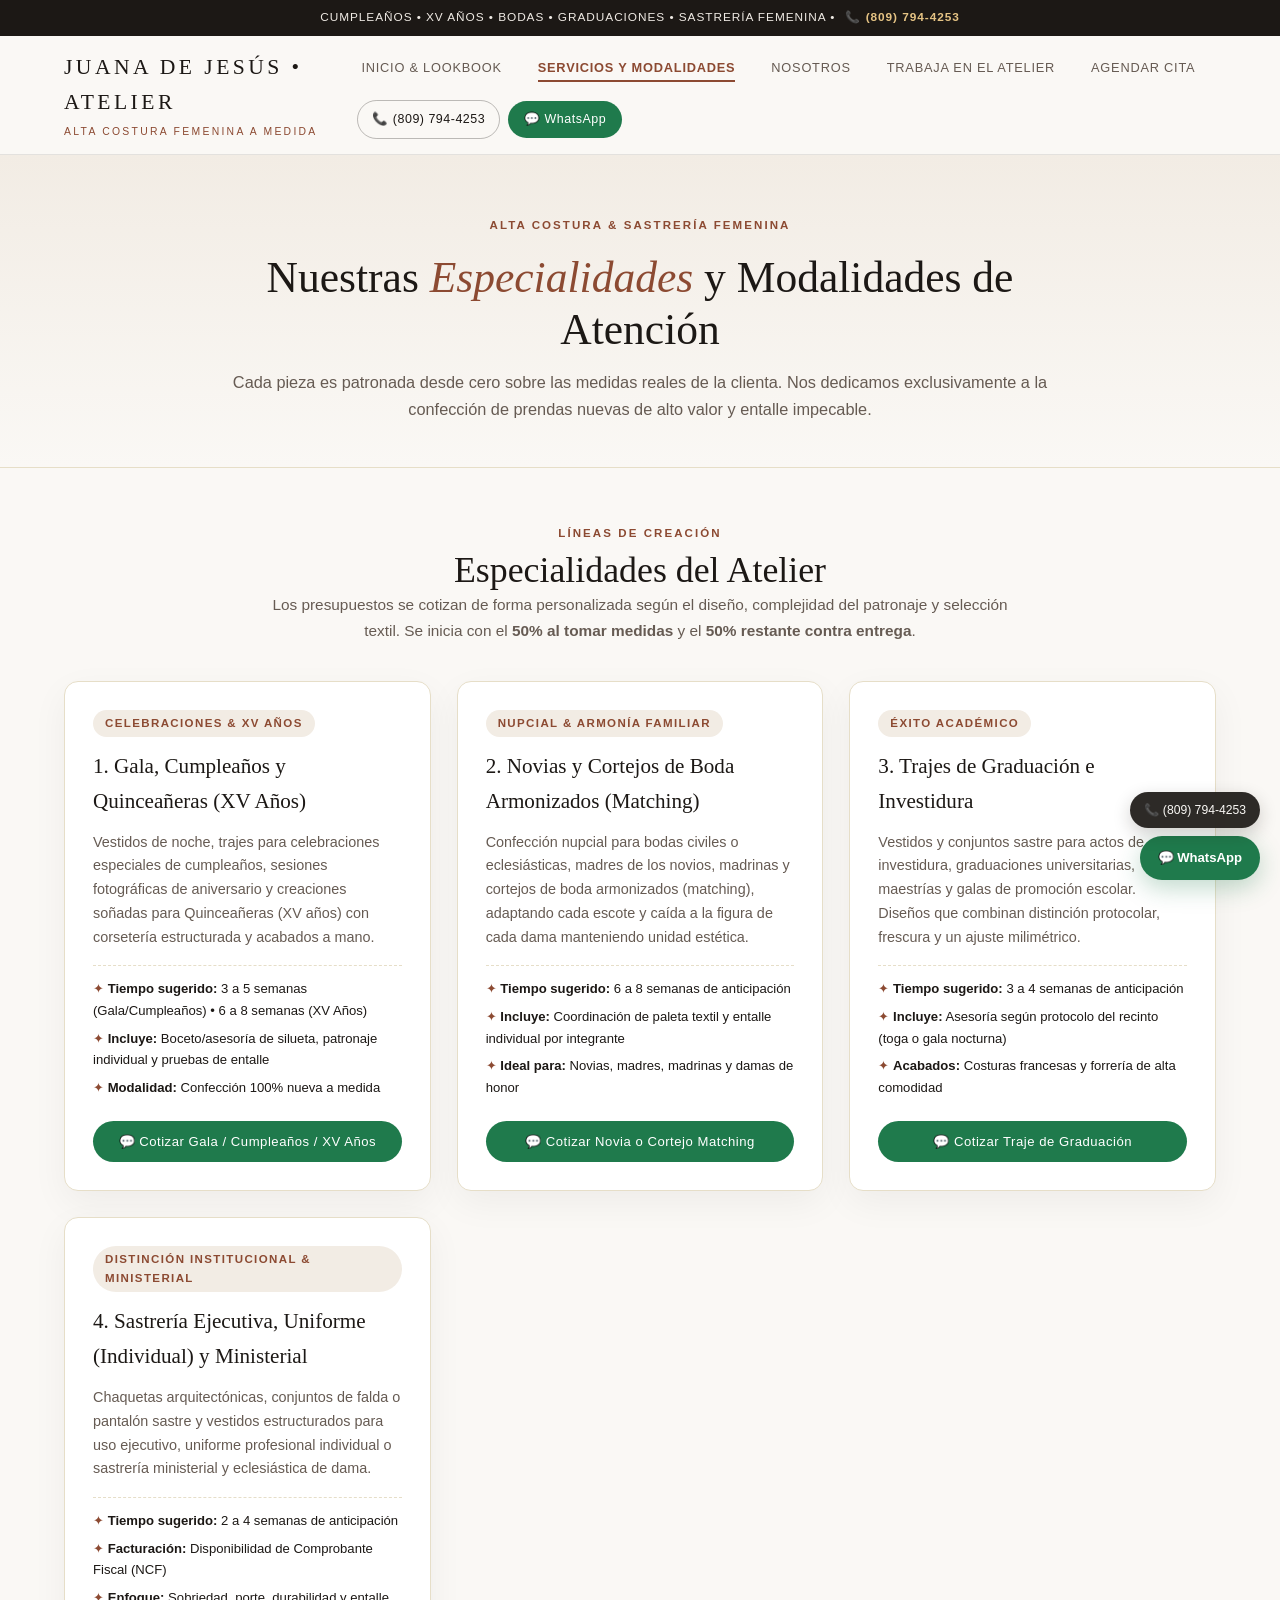
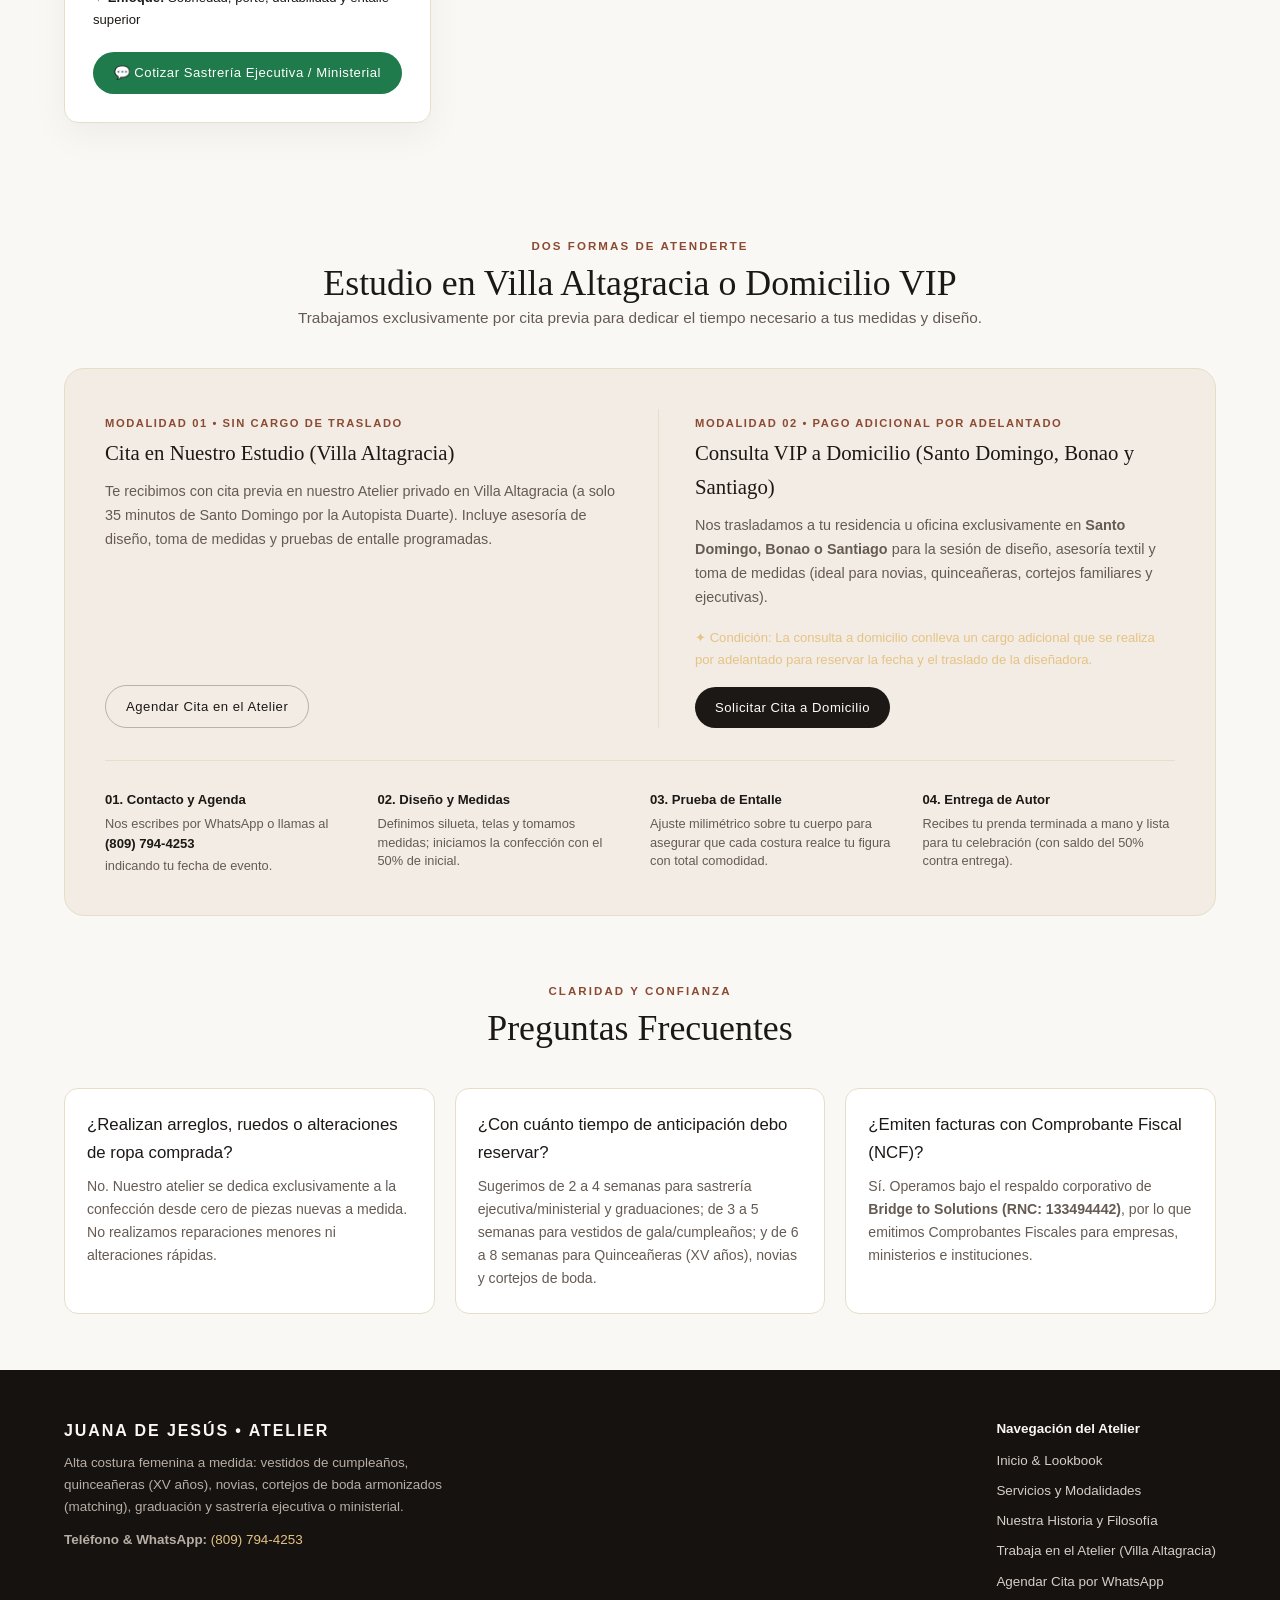
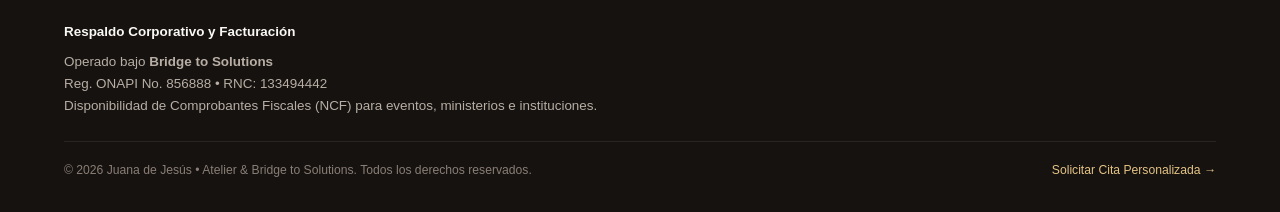
<file: servicios.html>
<!DOCTYPE html>
<html lang="es">
<head>
  <meta charset="UTF-8" />
  <meta name="viewport" content="width=device-width, initial-scale=1.0" />
  <title>Servicios y Especialidades | Juana de Jesús • Atelier</title>
  <meta name="description" content="Conoce nuestras líneas de confección femenina a medida: Cumpleaños, Quinceañeras (XV Años), Novias, Cortejos Matching, Graduaciones y Sastrería Ejecutiva o Ministerial." />
  <link rel="stylesheet" href="css/styles.css" />
</head>
<body>

  <!-- TOP ANNOUNCEMENT BAR -->
  <div class="top-bar sans">
    Cumpleaños • XV Años • Bodas • Graduaciones • Sastrería Femenina •
    <a href="tel:+18097944253">📞 (809) 794-4253</a>
  </div>

  <!-- HEADER & NAVIGATION -->
  <header>
    <a href="index.html" class="brand-logo">
      <span class="title">Juana de Jesús • Atelier</span>
      <span class="subtitle sans">Alta Costura Femenina a Medida</span>
    </a>

    <button class="menu-toggle sans" onclick="toggleMobileMenu()" aria-label="Abrir menú">
      ☰ Menú
    </button>

    <nav class="sans" id="mainNav">
      <a href="index.html" class="nav-link">Inicio &amp; Lookbook</a>
      <a href="servicios.html" class="nav-link active">Servicios y Modalidades</a>
      <a href="nosotros.html" class="nav-link">Nosotros</a>
      <a href="carreras.html" class="nav-link">Trabaja en el Atelier</a>
      <a href="contacto.html" class="nav-link">Agendar Cita</a>
      <div class="header-cta-group">
        <a href="tel:+18097944253" class="btn btn-outline" style="padding:8px 14px; font-size:0.78rem;">📞 (809) 794-4253</a>
        <a href="https://wa.me/18097944253?text=Hola%20Juana%20de%20Jes%C3%BAs%20%E2%80%A2%20Atelier%2C%20deseo%20informaci%C3%B3n%20sobre%20confecci%C3%B3n%20a%20medida." target="_blank" class="btn btn-whatsapp" style="padding:8px 16px; font-size:0.78rem;">💬 WhatsApp</a>
      </div>
    </nav>
  </header>

  <main>
    <!-- PAGE HERO -->
    <div class="page-hero">
      <div class="page-hero-inner">
        <span class="hero-badge sans">Alta Costura &amp; Sastrería Femenina</span>
        <h1>Nuestras <em>Especialidades</em> y Modalidades de Atención</h1>
        <p class="sans">
          Cada pieza es patronada desde cero sobre las medidas reales de la clienta. Nos dedicamos exclusivamente a la confección de prendas nuevas de alto valor y entalle impecable.
        </p>
      </div>
    </div>

    <!-- ESPECIALIDADES DE CONFECCIÓN -->
    <section>
      <div class="section-header">
        <span class="eyebrow sans">Líneas de Creación</span>
        <h2>Especialidades del Atelier</h2>
        <p class="sans">Los presupuestos se cotizan de forma personalizada según el diseño, complejidad del patronaje y selección textil. Se inicia con el <strong>50% al tomar medidas</strong> y el <strong>50% restante contra entrega</strong>.</p>
      </div>

      <div class="service-lines-grid">
        <!-- Línea 1 -->
        <div class="service-line-card">
          <span class="line-tag sans">Celebraciones &amp; XV Años</span>
          <h3>1. Gala, Cumpleaños y Quinceañeras (XV Años)</h3>
          <p class="sans">
            Vestidos de noche, trajes para celebraciones especiales de cumpleaños, sesiones fotográficas de aniversario y creaciones soñadas para Quinceañeras (XV años) con corsetería estructurada y acabados a mano.
          </p>
          <ul class="service-line-details sans">
            <li><strong>Tiempo sugerido:</strong> 3 a 5 semanas (Gala/Cumpleaños) • 6 a 8 semanas (XV Años)</li>
            <li><strong>Incluye:</strong> Boceto/asesoría de silueta, patronaje individual y pruebas de entalle</li>
            <li><strong>Modalidad:</strong> Confección 100% nueva a medida</li>
          </ul>
          <a href="contacto.html?servicio=Quincea%C3%B1era" class="btn btn-whatsapp sans" style="margin-top:10px;">
            💬 Cotizar Gala / Cumpleaños / XV Años
          </a>
        </div>

        <!-- Línea 2 -->
        <div class="service-line-card">
          <span class="line-tag sans">Nupcial &amp; Armonía Familiar</span>
          <h3>2. Novias y Cortejos de Boda Armonizados (Matching)</h3>
          <p class="sans">
            Confección nupcial para bodas civiles o eclesiásticas, madres de los novios, madrinas y cortejos de boda armonizados (matching), adaptando cada escote y caída a la figura de cada dama manteniendo unidad estética.
          </p>
          <ul class="service-line-details sans">
            <li><strong>Tiempo sugerido:</strong> 6 a 8 semanas de anticipación</li>
            <li><strong>Incluye:</strong> Coordinación de paleta textil y entalle individual por integrante</li>
            <li><strong>Ideal para:</strong> Novias, madres, madrinas y damas de honor</li>
          </ul>
          <a href="contacto.html?servicio=Cortejo" class="btn btn-whatsapp sans" style="margin-top:10px;">
            💬 Cotizar Novia o Cortejo Matching
          </a>
        </div>

        <!-- Línea 3 -->
        <div class="service-line-card">
          <span class="line-tag sans">Éxito Académico</span>
          <h3>3. Trajes de Graduación e Investidura</h3>
          <p class="sans">
            Vestidos y conjuntos sastre para actos de investidura, graduaciones universitarias, maestrías y galas de promoción escolar. Diseños que combinan distinción protocolar, frescura y un ajuste milimétrico.
          </p>
          <ul class="service-line-details sans">
            <li><strong>Tiempo sugerido:</strong> 3 a 4 semanas de anticipación</li>
            <li><strong>Incluye:</strong> Asesoría según protocolo del recinto (toga o gala nocturna)</li>
            <li><strong>Acabados:</strong> Costuras francesas y forrería de alta comodidad</li>
          </ul>
          <a href="contacto.html?servicio=Graduaci%C3%B3n" class="btn btn-whatsapp sans" style="margin-top:10px;">
            💬 Cotizar Traje de Graduación
          </a>
        </div>

        <!-- Línea 4 -->
        <div class="service-line-card">
          <span class="line-tag sans">Distinción Institucional &amp; Ministerial</span>
          <h3>4. Sastrería Ejecutiva, Uniforme (Individual) y Ministerial</h3>
          <p class="sans">
            Chaquetas arquitectónicas, conjuntos de falda o pantalón sastre y vestidos estructurados para uso ejecutivo, uniforme profesional individual o sastrería ministerial y eclesiástica de dama.
          </p>
          <ul class="service-line-details sans">
            <li><strong>Tiempo sugerido:</strong> 2 a 4 semanas de anticipación</li>
            <li><strong>Facturación:</strong> Disponibilidad de Comprobante Fiscal (NCF)</li>
            <li><strong>Enfoque:</strong> Sobriedad, porte, durabilidad y entalle superior</li>
          </ul>
          <a href="contacto.html?servicio=Sastrer%C3%ADa" class="btn btn-whatsapp sans" style="margin-top:10px;">
            💬 Cotizar Sastrería Ejecutiva / Ministerial
          </a>
        </div>
      </div>
    </section>

    <!-- MODALIDADES DE ATENCIÓN: ESTUDIO VS DOMICILIO -->
    <section id="modalidades" style="padding-top:10px;">
      <div class="section-header">
        <span class="eyebrow sans">Dos Formas de Atenderte</span>
        <h2>Estudio en Villa Altagracia o Domicilio VIP</h2>
        <p class="sans">Trabajamos exclusivamente por cita previa para dedicar el tiempo necesario a tus medidas y diseño.</p>
      </div>

      <div class="editorial-modes-panel">
        <div class="modes-split">
          <div class="mode-col">
            <div>
              <span class="mode-tag sans">Modalidad 01 • Sin Cargo de Traslado</span>
              <h3>Cita en Nuestro Estudio (Villa Altagracia)</h3>
              <p class="sans">
                Te recibimos con cita previa en nuestro Atelier privado en Villa Altagracia (a solo 35 minutos de Santo Domingo por la Autopista Duarte). Incluye asesoría de diseño, toma de medidas y pruebas de entalle programadas.
              </p>
            </div>
            <a href="contacto.html?modo=Cita" class="btn btn-outline sans">Agendar Cita en el Atelier</a>
          </div>

          <div class="mode-col vip-col">
            <div>
              <span class="mode-tag sans">Modalidad 02 • Pago Adicional por Adelantado</span>
              <h3>Consulta VIP a Domicilio (Santo Domingo, Bonao y Santiago)</h3>
              <p class="sans">
                Nos trasladamos a tu residencia u oficina exclusivamente en <strong>Santo Domingo, Bonao o Santiago</strong> para la sesión de diseño, asesoría textil y toma de medidas (ideal para novias, quinceañeras, cortejos familiares y ejecutivas).
              </p>
              <p class="sans" style="font-size:0.82rem; color:#E5C384; margin-bottom:16px;">
                ✦ Condición: La consulta a domicilio conlleva un cargo adicional que se realiza por adelantado para reservar la fecha y el traslado de la diseñadora.
              </p>
            </div>
            <a href="contacto.html?modo=Domicilio" class="btn btn-primary sans">Solicitar Cita a Domicilio</a>
          </div>
        </div>

        <!-- PROCESO EN 4 PASOS -->
        <div class="process-strip sans">
          <div class="process-item">
            <strong>01. Contacto y Agenda</strong>
            <span>Nos escribes por WhatsApp o llamas al <strong>(809) 794-4253</strong> indicando tu fecha de evento.</span>
          </div>
          <div class="process-item">
            <strong>02. Diseño y Medidas</strong>
            <span>Definimos silueta, telas y tomamos medidas; iniciamos la confección con el 50% de inicial.</span>
          </div>
          <div class="process-item">
            <strong>03. Prueba de Entalle</strong>
            <span>Ajuste milimétrico sobre tu cuerpo para asegurar que cada costura realce tu figura con total comodidad.</span>
          </div>
          <div class="process-item">
            <strong>04. Entrega de Autor</strong>
            <span>Recibes tu prenda terminada a mano y lista para tu celebración (con saldo del 50% contra entrega).</span>
          </div>
        </div>
      </div>
    </section>

    <!-- PREGUNTAS FRECUENTES -->
    <section style="padding-top:10px;">
      <div class="section-header">
        <span class="eyebrow sans">Claridad y Confianza</span>
        <h2>Preguntas Frecuentes</h2>
      </div>

      <div style="display:grid; grid-template-columns:repeat(auto-fit, minmax(320px, 1fr)); gap:20px;" class="sans">
        <div style="background:var(--bg-card); border:1px solid var(--border-soft); border-radius:var(--radius-md); padding:22px;">
          <h4 style="font-size:1.05rem; font-weight:normal; margin-bottom:8px; color:var(--text-espresso);">¿Realizan arreglos, ruedos o alteraciones de ropa comprada?</h4>
          <p style="font-size:0.88rem; color:var(--text-muted);">No. Nuestro atelier se dedica exclusivamente a la confección desde cero de piezas nuevas a medida. No realizamos reparaciones menores ni alteraciones rápidas.</p>
        </div>
        <div style="background:var(--bg-card); border:1px solid var(--border-soft); border-radius:var(--radius-md); padding:22px;">
          <h4 style="font-size:1.05rem; font-weight:normal; margin-bottom:8px; color:var(--text-espresso);">¿Con cuánto tiempo de anticipación debo reservar?</h4>
          <p style="font-size:0.88rem; color:var(--text-muted);">Sugerimos de 2 a 4 semanas para sastrería ejecutiva/ministerial y graduaciones; de 3 a 5 semanas para vestidos de gala/cumpleaños; y de 6 a 8 semanas para Quinceañeras (XV años), novias y cortejos de boda.</p>
        </div>
        <div style="background:var(--bg-card); border:1px solid var(--border-soft); border-radius:var(--radius-md); padding:22px;">
          <h4 style="font-size:1.05rem; font-weight:normal; margin-bottom:8px; color:var(--text-espresso);">¿Emiten facturas con Comprobante Fiscal (NCF)?</h4>
          <p style="font-size:0.88rem; color:var(--text-muted);">Sí. Operamos bajo el respaldo corporativo de <strong>Bridge to Solutions (RNC: 133494442)</strong>, por lo que emitimos Comprobantes Fiscales para empresas, ministerios e instituciones.</p>
        </div>
      </div>
    </section>
  </main>

  <!-- FOOTER -->
  <footer class="sans">
    <div class="footer-inner">
      <div>
        <strong style="color:#FAF8F5; font-size:1rem; letter-spacing:0.12em; text-transform:uppercase;">Juana de Jesús • Atelier</strong>
        <p style="margin-top:8px; max-width:390px;">Alta costura femenina a medida: vestidos de cumpleaños, quinceañeras (XV años), novias, cortejos de boda armonizados (matching), graduación y sastrería ejecutiva o ministerial.</p>
        <p style="margin-top:10px;"><strong>Teléfono &amp; WhatsApp:</strong> <a href="tel:+18097944253">(809) 794-4253</a></p>
      </div>

      <div>
        <strong style="color:#FAF8F5;">Navegación del Atelier</strong>
        <ul class="footer-links">
          <li><a href="index.html">Inicio &amp; Lookbook</a></li>
          <li><a href="servicios.html">Servicios y Modalidades</a></li>
          <li><a href="nosotros.html">Nuestra Historia y Filosofía</a></li>
          <li><a href="carreras.html">Trabaja en el Atelier (Villa Altagracia)</a></li>
          <li><a href="contacto.html">Agendar Cita por WhatsApp</a></li>
        </ul>
      </div>

      <div>
        <strong style="color:#FAF8F5;">Respaldo Corporativo y Facturación</strong>
        <p style="margin-top:8px;">Operado bajo <strong>Bridge to Solutions</strong></p>
        <p>Reg. ONAPI No. 856888 • RNC: 133494442</p>
        <p>Disponibilidad de Comprobantes Fiscales (NCF) para eventos, ministerios e instituciones.</p>
      </div>
    </div>

    <div style="display:flex; justify-content:space-between; align-items:center; flex-wrap:wrap; gap:12px; max-width:1280px; margin:0 auto; color:#8A7E75; font-size:0.76rem;">
      <span>&copy; 2026 Juana de Jesús • Atelier &amp; Bridge to Solutions. Todos los derechos reservados.</span>
      <a href="contacto.html" style="color:#E5C384; text-decoration:none;">Solicitar Cita Personalizada →</a>
    </div>
  </footer>

  <!-- FLOATING WHATSAPP & CALL BUTTONS -->
  <div class="floating-actions sans">
    <a href="tel:+18097944253" class="floating-call">
      📞 (809) 794-4253
    </a>
    <a href="https://wa.me/18097944253?text=Hola%20Juana%20de%20Jes%C3%BAs%20%E2%80%A2%20Atelier%2C%20deseo%20informaci%C3%B3n%20sobre%20una%20confecci%C3%B3n%20a%20medida." target="_blank" class="floating-wa">
      💬 WhatsApp
    </a>
  </div>

  <script src="js/main.js"></script>
</body>
</html>
</file>
<file: css/styles.css>
/* ==========================================================================
   Juana de Jesús • Atelier | Alta Costura & Diseño Femenino a Medida
   Sistema de Diseño Editorial Unificado (Multi-Página, 100% Responsive con Carrusel)
   ========================================================================== */

:root {
  --bg-ivory: #FAF8F5;
  --bg-sand: #F2ECE4;
  --bg-card: #FFFFFF;
  --text-espresso: #1C1815;
  --text-muted: #665B53;
  --accent-terracotta: #8C4A32;
  --accent-gold: #B89158;
  --accent-sage: #2E4A3E;
  --border-soft: #E6DEC8;
  --border-hairline: rgba(28, 24, 21, 0.1);
  --whatsapp-green: #1F7A4C;
  --shadow-soft: 0 12px 36px rgba(28, 24, 21, 0.05);
  --shadow-hover: 0 16px 38px rgba(28, 24, 21, 0.11);
  --radius-md: 14px;
  --radius-lg: 20px;
}

* {
  box-sizing: border-box;
  margin: 0;
  padding: 0;
}

html, body {
  overflow-x: clip;
  width: 100%;
  max-width: 100%;
  scroll-behavior: smooth;
}

body {
  font-family: 'Georgia', 'Times New Roman', serif;
  background-color: var(--bg-ivory);
  color: var(--text-espresso);
  line-height: 1.65;
  -webkit-font-smoothing: antialiased;
  display: flex;
  flex-direction: column;
  min-height: 100vh;
  position: relative;
}

main {
  flex: 1;
}

.sans {
  font-family: -apple-system, BlinkMacSystemFont, 'Segoe UI', Roboto, Helvetica, Arial, sans-serif;
}

/* ==========================================================================
   Top Announcement Bar & Header
   ========================================================================== */
.top-bar {
  background: var(--text-espresso);
  color: #EFEAE4;
  text-align: center;
  padding: 8px 16px;
  font-size: 0.74rem;
  letter-spacing: 0.08em;
  text-transform: uppercase;
}

.top-bar a {
  color: #E5C384;
  text-decoration: none;
  font-weight: 600;
  margin-left: 6px;
  white-space: nowrap;
}

.top-bar a:hover {
  text-decoration: underline;
}

header {
  position: sticky;
  top: 0;
  left: 0;
  right: 0;
  width: 100%;
  z-index: 1000;
  background: rgba(250, 248, 245, 0.96);
  backdrop-filter: blur(12px);
  -webkit-backdrop-filter: blur(12px);
  border-bottom: 1px solid var(--border-hairline);
  padding: 14px 5%;
  display: flex;
  justify-content: space-between;
  align-items: center;
  gap: 16px;
  transition: padding 0.25s ease, box-shadow 0.25s ease;
}

header.scrolled {
  padding: 10px 5%;
  box-shadow: 0 6px 24px rgba(28, 24, 21, 0.06);
}

.brand-logo {
  display: flex;
  flex-direction: column;
  text-decoration: none;
  color: var(--text-espresso);
}

.brand-logo .title {
  font-size: 1.35rem;
  font-weight: normal;
  letter-spacing: 0.16em;
  text-transform: uppercase;
}

.brand-logo .subtitle {
  font-size: 0.65rem;
  letter-spacing: 0.22em;
  text-transform: uppercase;
  color: var(--accent-terracotta);
  margin-top: 2px;
}

.menu-toggle {
  display: none;
  background: transparent;
  border: 1px solid var(--border-hairline);
  color: var(--text-espresso);
  border-radius: 8px;
  padding: 7px 12px;
  font-size: 0.8rem;
  font-weight: 600;
  cursor: pointer;
  align-items: center;
  gap: 6px;
}

nav {
  display: flex;
  align-items: center;
  gap: 16px;
  flex-wrap: wrap;
}

nav a.nav-link {
  text-decoration: none;
  color: var(--text-muted);
  font-size: 0.8rem;
  letter-spacing: 0.06em;
  text-transform: uppercase;
  padding: 6px 10px;
  border-radius: 6px;
  position: relative;
  transition: color 0.25s ease, background 0.25s ease;
}

nav a.nav-link::after {
  content: "";
  position: absolute;
  left: 10px;
  right: 10px;
  bottom: 2px;
  width: 0;
  height: 1.5px;
  background: var(--accent-terracotta);
  transition: width 0.28s ease;
}

nav a.nav-link:hover,
nav a.nav-link.active {
  color: var(--text-espresso);
}

nav a.nav-link:hover::after,
nav a.nav-link.active::after {
  width: calc(100% - 20px);
}

nav a.nav-link.active {
  color: var(--accent-terracotta);
  font-weight: 600;
}

.header-cta-group {
  display: flex;
  align-items: center;
  gap: 8px;
  margin-left: 6px;
}

/* ==========================================================================
   Buttons
   ========================================================================== */
.btn {
  display: inline-flex;
  align-items: center;
  justify-content: center;
  gap: 8px;
  padding: 10px 20px;
  border-radius: 999px;
  font-size: 0.82rem;
  font-weight: 500;
  letter-spacing: 0.04em;
  text-decoration: none;
  cursor: pointer;
  border: none;
  transition: all 0.22s ease;
}

.btn-primary {
  background: var(--text-espresso);
  color: #FFFFFF;
}

.btn-primary:hover {
  background: var(--accent-terracotta);
  transform: translateY(-1px);
}

.btn-gold {
  background: var(--accent-gold);
  color: #1C1815;
}

.btn-gold:hover {
  background: #CBA366;
  transform: translateY(-1px);
}

.btn-whatsapp {
  background: var(--whatsapp-green);
  color: #FFFFFF;
}

.btn-whatsapp:hover {
  background: #175E3A;
  transform: translateY(-1px);
}

.btn-outline {
  background: transparent;
  color: var(--text-espresso);
  border: 1px solid rgba(28, 24, 21, 0.28);
}

.btn-outline:hover {
  border-color: var(--text-espresso);
  background: var(--text-espresso);
  color: #FFFFFF;
}

/* ==========================================================================
   Hero & Page Headers
   ========================================================================== */
.hero {
  display: grid;
  grid-template-columns: 1.15fr 0.85fr;
  gap: 56px;
  padding: 56px 5% 48px;
  max-width: 1280px;
  margin: 0 auto;
  align-items: center;
}

.hero-badge {
  display: inline-block;
  color: var(--accent-terracotta);
  font-size: 0.72rem;
  letter-spacing: 0.18em;
  text-transform: uppercase;
  font-weight: 600;
  margin-bottom: 16px;
}

.hero h1 {
  font-size: clamp(2.1rem, 3.6vw, 3.2rem);
  font-weight: normal;
  line-height: 1.16;
  margin-bottom: 20px;
  color: var(--text-espresso);
}

.hero h1 em,
.page-hero h1 em {
  font-style: italic;
  color: var(--accent-terracotta);
}

.hero p {
  font-size: 1rem;
  color: var(--text-muted);
  margin-bottom: 28px;
  max-width: 540px;
}

.hero-actions {
  display: flex;
  gap: 12px;
  flex-wrap: wrap;
  margin-bottom: 32px;
}

.hero-stats {
  display: flex;
  gap: 32px;
  border-top: 1px solid var(--border-hairline);
  padding-top: 20px;
  flex-wrap: wrap;
}

.stat-item strong {
  display: block;
  font-size: 0.92rem;
  color: var(--text-espresso);
  font-weight: 600;
}

.stat-item span {
  font-size: 0.76rem;
  color: var(--text-muted);
}

.hero-showcase {
  position: relative;
  max-width: 420px;
  margin: 0 auto;
  width: 100%;
}

.hero-frame {
  aspect-ratio: 4 / 5;
  border-radius: 180px 180px 16px 16px;
  overflow: hidden;
  box-shadow: var(--shadow-soft);
  border: 6px solid #FFFFFF;
  background: var(--bg-sand);
  cursor: zoom-in;
  position: relative;
}

.hero-frame img {
  width: 100%;
  height: 100%;
  object-fit: cover;
  object-position: center top;
  display: block;
  transition: transform 0.6s ease;
}

.hero-frame:hover img {
  transform: scale(1.03);
}

.hero-caption-pill {
  position: absolute;
  bottom: 16px;
  left: 50%;
  transform: translateX(-50%);
  background: rgba(28, 24, 21, 0.82);
  backdrop-filter: blur(6px);
  color: #FAF8F5;
  padding: 7px 16px;
  border-radius: 999px;
  font-size: 0.72rem;
  letter-spacing: 0.08em;
  text-transform: uppercase;
  white-space: nowrap;
}

/* Inner Page Hero */
.page-hero {
  background: linear-gradient(180deg, var(--bg-sand) 0%, var(--bg-ivory) 100%);
  border-bottom: 1px solid var(--border-soft);
  padding: 56px 5% 44px;
  text-align: center;
}

.page-hero-inner {
  max-width: 820px;
  margin: 0 auto;
}

.page-hero h1 {
  font-size: clamp(2rem, 3.4vw, 2.9rem);
  font-weight: normal;
  line-height: 1.2;
  margin-bottom: 14px;
}

.page-hero p {
  font-size: 1.02rem;
  color: var(--text-muted);
}

/* ==========================================================================
   Section Defaults
   ========================================================================== */
section {
  padding: 56px 5%;
  max-width: 1280px;
  margin: 0 auto;
}

.section-top-bar {
  display: flex;
  justify-content: space-between;
  align-items: flex-end;
  flex-wrap: wrap;
  gap: 20px;
  margin-bottom: 24px;
}

.section-title-block .eyebrow,
.section-header .eyebrow {
  font-size: 0.72rem;
  text-transform: uppercase;
  letter-spacing: 0.18em;
  color: var(--accent-terracotta);
  font-weight: 600;
  display: block;
  margin-bottom: 6px;
}

.section-title-block h2,
.section-header h2 {
  font-size: clamp(1.75rem, 2.8vw, 2.35rem);
  font-weight: normal;
  line-height: 1.2;
}

.section-header {
  text-align: center;
  max-width: 760px;
  margin: 0 auto 38px auto;
}

.section-header p {
  color: var(--text-muted);
  font-size: 0.96rem;
}

/* ==========================================================================
   Horizontal Lookbook Carousel & Controls
   ========================================================================== */
.lookbook-controls {
  display: flex;
  justify-content: space-between;
  align-items: center;
  flex-wrap: wrap;
  gap: 14px;
  margin-bottom: 14px;
  padding-bottom: 14px;
  border-bottom: 1px solid var(--border-hairline);
}

.filter-bar {
  display: flex;
  gap: 8px;
  flex-wrap: wrap;
}

.filter-btn {
  padding: 8px 16px;
  border-radius: 999px;
  border: 1px solid var(--border-hairline);
  background: transparent;
  color: var(--text-muted);
  cursor: pointer;
  font-size: 0.8rem;
  transition: all 0.2s ease;
}

.filter-btn.active, .filter-btn:hover {
  background: var(--text-espresso);
  color: #FFFFFF;
  border-color: var(--text-espresso);
}

.carousel-arrows {
  display: flex;
  align-items: center;
  gap: 10px;
}

.carousel-count-label {
  font-size: 0.78rem;
  color: var(--text-muted);
  margin-right: 4px;
}

.carousel-arrow-btn {
  width: 38px;
  height: 38px;
  border-radius: 50%;
  border: 1px solid var(--border-hairline);
  background: var(--bg-card);
  color: var(--text-espresso);
  font-size: 1.2rem;
  cursor: pointer;
  display: inline-flex;
  align-items: center;
  justify-content: center;
  transition: all 0.2s ease;
}

.carousel-arrow-btn:hover {
  background: var(--text-espresso);
  color: #FFFFFF;
  border-color: var(--text-espresso);
}

.category-context-note {
  font-size: 0.88rem;
  color: var(--text-muted);
  margin-bottom: 20px;
  font-style: italic;
}

/* Horizontal Carousel Container */
.carousel-outer {
  position: relative;
  width: 100%;
}

.portfolio-carousel {
  display: flex;
  flex-wrap: nowrap;
  gap: 22px;
  overflow-x: auto;
  scroll-snap-type: x mandatory;
  scroll-behavior: smooth;
  padding: 6px 2px 22px;
  -webkit-overflow-scrolling: touch;
  scrollbar-width: none;
}

.portfolio-carousel::-webkit-scrollbar {
  display: none;
}

.portfolio-card {
  flex: 0 0 305px;
  scroll-snap-align: start;
  background: var(--bg-card);
  border-radius: var(--radius-md);
  overflow: hidden;
  border: 1px solid var(--border-hairline);
  box-shadow: var(--shadow-soft);
  display: flex;
  flex-direction: column;
  transition: transform 0.28s ease, box-shadow 0.28s ease;
}

.portfolio-card:hover {
  transform: translateY(-4px);
  box-shadow: 0 16px 38px rgba(28, 24, 21, 0.09);
}

.card-media {
  position: relative;
  aspect-ratio: 4 / 5;
  width: 100%;
  background: var(--bg-sand);
  overflow: hidden;
  cursor: zoom-in;
}

.card-media img {
  width: 100%;
  height: 100%;
  object-fit: cover;
  object-position: center top;
  display: block;
  transition: transform 0.5s ease;
}

.portfolio-card:hover .card-media img {
  transform: scale(1.04);
}

.card-tag {
  position: absolute;
  top: 12px;
  left: 12px;
  background: rgba(28, 24, 21, 0.78);
  backdrop-filter: blur(4px);
  color: #FFFFFF;
  padding: 4px 11px;
  border-radius: 999px;
  font-size: 0.68rem;
  letter-spacing: 0.06em;
  text-transform: uppercase;
}

.zoom-hint {
  position: absolute;
  bottom: 10px;
  right: 10px;
  background: rgba(28, 24, 21, 0.72);
  color: #FAF8F5;
  font-size: 0.68rem;
  padding: 4px 10px;
  border-radius: 999px;
  pointer-events: none;
}

.card-body {
  padding: 16px 18px 18px;
  display: flex;
  flex-direction: column;
  flex: 1;
  justify-content: space-between;
}

.card-body h3 {
  font-size: 1.06rem;
  font-weight: normal;
  margin-bottom: 4px;
  color: var(--text-espresso);
  display: -webkit-box;
  -webkit-line-clamp: 1;
  -webkit-box-orient: vertical;
  overflow: hidden;
}

.card-meta {
  font-size: 0.76rem;
  color: var(--text-muted);
  margin-bottom: 14px;
  display: -webkit-box;
  -webkit-line-clamp: 1;
  -webkit-box-orient: vertical;
  overflow: hidden;
}

.card-footer-actions {
  display: flex;
  justify-content: space-between;
  align-items: center;
  padding-top: 12px;
  border-top: 1px solid var(--border-hairline);
  font-size: 0.78rem;
}

.card-link-view {
  background: none;
  border: none;
  color: var(--text-muted);
  cursor: pointer;
  font-size: 0.76rem;
  padding: 0;
  text-decoration: none;
}

.card-link-view:hover {
  color: var(--text-espresso);
}

.card-link-wa {
  background: none;
  border: none;
  color: var(--whatsapp-green);
  font-weight: 600;
  cursor: pointer;
  font-size: 0.78rem;
  display: inline-flex;
  align-items: center;
  gap: 4px;
}

.card-link-wa:hover {
  text-decoration: underline;
}

/* Minimal Carousel Progress Bar */
.carousel-progress-track {
  width: 100%;
  height: 3px;
  background: var(--border-hairline);
  border-radius: 99px;
  overflow: hidden;
  margin-top: 4px;
}

.carousel-progress-fill {
  height: 100%;
  width: 25%;
  background: var(--accent-terracotta);
  border-radius: 99px;
  transition: width 0.2s ease, transform 0.2s ease;
}

.swipe-hint-mobile {
  display: none;
  text-align: center;
  font-size: 0.75rem;
  color: var(--text-muted);
  margin-top: 10px;
}

/* ==========================================================================
   Editorial Service Modes & Process Panel
   ========================================================================== */
.editorial-modes-panel {
  background: var(--bg-sand);
  border-radius: var(--radius-lg);
  padding: 40px;
  border: 1px solid var(--border-soft);
}

.modes-split {
  display: grid;
  grid-template-columns: 1fr 1fr;
  gap: 36px;
  padding-bottom: 32px;
  border-bottom: 1px solid var(--border-soft);
  margin-bottom: 28px;
}

.mode-col {
  display: flex;
  flex-direction: column;
  justify-content: space-between;
  align-items: flex-start;
}

.mode-col.vip-col {
  padding-left: 36px;
  border-left: 1px solid var(--border-soft);
}

.mode-tag {
  font-size: 0.7rem;
  text-transform: uppercase;
  letter-spacing: 0.14em;
  color: var(--accent-terracotta);
  font-weight: 600;
  margin-bottom: 8px;
}

.mode-col h3 {
  font-size: 1.3rem;
  font-weight: normal;
  margin-bottom: 10px;
}

.mode-col p {
  font-size: 0.9rem;
  color: var(--text-muted);
  margin-bottom: 18px;
}

.process-strip {
  display: grid;
  grid-template-columns: repeat(4, 1fr);
  gap: 20px;
}

.process-item strong {
  display: block;
  font-size: 0.82rem;
  color: var(--text-espresso);
  margin-bottom: 4px;
}

.process-item span {
  font-size: 0.8rem;
  color: var(--text-muted);
  display: block;
  line-height: 1.45;
}

/* Service Lines for servicios.html */
.service-lines-grid {
  display: grid;
  grid-template-columns: repeat(auto-fit, minmax(280px, 1fr));
  gap: 26px;
  margin-bottom: 48px;
}

.service-line-card {
  background: var(--bg-card);
  border: 1px solid var(--border-soft);
  border-radius: var(--radius-md);
  padding: 28px;
  box-shadow: var(--shadow-soft);
  display: flex;
  flex-direction: column;
  gap: 12px;
}

.service-line-card .line-tag {
  align-self: flex-start;
  font-size: 0.72rem;
  text-transform: uppercase;
  letter-spacing: 0.12em;
  color: var(--accent-terracotta);
  background: var(--bg-sand);
  padding: 4px 12px;
  border-radius: 999px;
  font-weight: 700;
}

.service-line-card h3 {
  font-size: 1.32rem;
  font-weight: normal;
}

.service-line-card p {
  font-size: 0.9rem;
  color: var(--text-muted);
  flex: 1;
}

.service-line-details {
  list-style: none;
  border-top: 1px dashed var(--border-soft);
  padding-top: 12px;
  margin-top: 4px;
  display: grid;
  gap: 6px;
  font-size: 0.82rem;
  color: var(--text-espresso);
}

.service-line-details li::before {
  content: "✦ ";
  color: var(--accent-terracotta);
}

/* ==========================================================================
   Consultation Form & Contact
   ========================================================================== */
.booking-box {
  background: var(--bg-card);
  border-radius: var(--radius-lg);
  padding: 40px;
  border: 1px solid var(--border-hairline);
  box-shadow: var(--shadow-soft);
  display: grid;
  grid-template-columns: 0.95fr 1.05fr;
  gap: 40px;
  align-items: start;
}

.booking-box > *, .booking-form, .careers-grid > *, .careers-card, .form-group {
  min-width: 0;
  max-width: 100%;
}

.booking-form {
  background: var(--bg-ivory);
  padding: 28px;
  border-radius: var(--radius-md);
  border: 1px solid var(--border-hairline);
  display: grid;
  gap: 14px;
}

.form-group {
  display: flex;
  flex-direction: column;
  gap: 5px;
}

.form-group label {
  font-size: 0.78rem;
  font-weight: 600;
  color: var(--text-espresso);
}

.form-group input, .form-group select, .form-group textarea {
  width: 100%;
  max-width: 100%;
  min-width: 0;
  padding: 10px 12px;
  border: 1px solid var(--border-soft);
  border-radius: 8px;
  font-size: 0.88rem;
  background: #FFFFFF;
  text-overflow: ellipsis;
  font-family: inherit;
}

.form-group input:focus, .form-group select:focus, .form-group textarea:focus {
  outline: 2px solid var(--accent-terracotta);
  border-color: transparent;
}

.form-row-2col {
  display: grid;
  grid-template-columns: 1fr 1fr;
  gap: 12px;
  min-width: 0;
}

.form-actions-2col {
  display: grid;
  grid-template-columns: 1.4fr 1fr;
  gap: 10px;
  min-width: 0;
  margin-top: 4px;
}

.domicilio-alert {
  display: none;
  background: #FFF9EE;
  border: 1px solid #DFC082;
  color: #5C4012;
  padding: 11px 14px;
  border-radius: 8px;
  font-size: 0.8rem;
  line-height: 1.45;
}

/* ==========================================================================
   Careers Section
   ========================================================================== */
.careers-section {
  background: #1C1815;
  color: #FAF8F5;
  border-radius: var(--radius-lg);
  padding: 44px;
  margin: 20px auto;
  max-width: 1280px;
}

.careers-grid {
  display: grid;
  grid-template-columns: 1.05fr 0.95fr;
  gap: 36px;
  align-items: center;
}

.careers-badge {
  display: inline-block;
  color: #E5C384;
  font-size: 0.72rem;
  letter-spacing: 0.14em;
  text-transform: uppercase;
  margin-bottom: 10px;
}

.careers-section h2 {
  font-size: clamp(1.65rem, 2.6vw, 2.2rem);
  font-weight: normal;
  margin-bottom: 12px;
}

.careers-list {
  list-style: none;
  margin: 18px 0;
  display: grid;
  gap: 10px;
}

.careers-list li {
  font-size: 0.88rem;
  color: #D9D0C7;
  display: block;
  position: relative;
  padding-left: 20px;
}

.careers-list li::before {
  content: "✦";
  color: var(--accent-gold);
  position: absolute;
  left: 0;
  top: 0;
}

.careers-card {
  background: #26201C;
  border: 1px solid #3A322C;
  padding: 26px;
  border-radius: var(--radius-md);
}

.careers-card label {
  color: #E6DDD3;
}

.careers-card input, .careers-card select, .careers-card textarea {
  background: #181412;
  color: #FAF8F5;
  border-color: #3E352F;
}

/* ==========================================================================
   Lightbox Modal for Full-Screen Photos
   ========================================================================== */
.lightbox-modal {
  display: none;
  position: fixed;
  inset: 0;
  z-index: 3000;
  background: rgba(20, 16, 14, 0.9);
  backdrop-filter: blur(8px);
  align-items: center;
  justify-content: center;
  padding: 20px;
}

.lightbox-modal.open {
  display: flex;
}

.lightbox-box {
  background: var(--bg-ivory);
  border-radius: var(--radius-lg);
  max-width: 880px;
  width: 100%;
  max-height: 92vh;
  overflow: hidden;
  display: grid;
  grid-template-columns: 1.12fr 0.88fr;
  box-shadow: 0 24px 60px rgba(0, 0, 0, 0.45);
  position: relative;
}

.lightbox-media {
  background: #14110F;
  display: flex;
  align-items: center;
  justify-content: center;
  max-height: 92vh;
  overflow: hidden;
  position: relative;
  user-select: none;
  -webkit-user-select: none;
  touch-action: pan-y;
}

.lightbox-media img {
  width: 100%;
  height: 100%;
  max-height: 86vh;
  object-fit: contain;
  display: block;
  transition: opacity 0.2s ease;
}

.lightbox-info {
  padding: 32px 28px;
  display: flex;
  flex-direction: column;
  justify-content: space-between;
  overflow-y: auto;
}

.lightbox-close {
  position: absolute;
  top: 14px;
  right: 14px;
  width: 36px;
  height: 36px;
  border-radius: 50%;
  background: rgba(28, 24, 21, 0.82);
  color: #fff;
  border: 1px solid rgba(255, 255, 255, 0.22);
  font-size: 1rem;
  cursor: pointer;
  z-index: 20;
  display: flex;
  align-items: center;
  justify-content: center;
}

.lightbox-nav {
  position: absolute;
  top: 50%;
  transform: translateY(-50%);
  width: 42px;
  height: 42px;
  border-radius: 50%;
  background: rgba(28, 24, 21, 0.75);
  color: #FAF8F5;
  border: 1px solid rgba(255, 255, 255, 0.25);
  font-size: 1.45rem;
  cursor: pointer;
  z-index: 15;
  display: flex;
  align-items: center;
  justify-content: center;
  transition: background 0.2s ease;
}

.lightbox-nav:hover {
  background: var(--accent-terracotta);
}

.lightbox-nav.prev { left: 12px; }
.lightbox-nav.next { right: 12px; }

.lightbox-counter {
  position: absolute;
  bottom: 12px;
  left: 50%;
  transform: translateX(-50%);
  background: rgba(28, 24, 21, 0.8);
  color: #FAF8F5;
  font-size: 0.73rem;
  padding: 4px 12px;
  border-radius: 999px;
  letter-spacing: 0.05em;
  z-index: 15;
  pointer-events: none;
  white-space: nowrap;
}

/* ==========================================================================
   Engineer / Sync Modal
   ========================================================================== */
.cms-modal {
  display: none;
  position: fixed;
  inset: 0;
  background: rgba(22, 18, 16, 0.72);
  z-index: 3000;
  align-items: center;
  justify-content: center;
  padding: 20px;
}

.cms-modal.open {
  display: flex;
}

.cms-modal-box {
  background: #FFFFFF;
  max-width: 660px;
  width: 100%;
  border-radius: var(--radius-lg);
  padding: 28px;
  max-height: 90vh;
  overflow-y: auto;
  border: 1px solid var(--border-soft);
}

/* ==========================================================================
   Footer & Floating Buttons
   ========================================================================== */
footer {
  background: #151210;
  color: #B8AEA4;
  padding: 48px 5% 32px;
  font-size: 0.84rem;
  margin-top: auto;
}

.footer-inner {
  max-width: 1280px;
  margin: 0 auto;
  display: flex;
  justify-content: space-between;
  flex-wrap: wrap;
  gap: 28px;
  border-bottom: 1px solid #2A2420;
  padding-bottom: 24px;
  margin-bottom: 18px;
}

.footer-inner a {
  color: #E5C384;
  text-decoration: none;
}

.footer-inner a:hover {
  text-decoration: underline;
}

.footer-links {
  list-style: none;
  display: grid;
  gap: 8px;
  margin-top: 10px;
}

.footer-links a {
  color: #D7CEC6;
}

.footer-links a:hover {
  color: #E5C384;
}

.floating-actions {
  position: fixed;
  bottom: 20px;
  right: 20px;
  z-index: 1500;
  display: flex;
  flex-direction: column;
  gap: 8px;
  align-items: flex-end;
}

.floating-wa {
  background: var(--whatsapp-green);
  color: #fff;
  padding: 11px 18px;
  border-radius: 999px;
  box-shadow: 0 8px 24px rgba(31, 122, 76, 0.28);
  text-decoration: none;
  font-weight: 600;
  font-size: 0.82rem;
  display: flex;
  align-items: center;
  gap: 7px;
  transition: transform 0.2s ease;
}

.floating-wa:hover {
  transform: translateY(-2px);
}

.floating-call {
  background: rgba(28, 24, 21, 0.92);
  backdrop-filter: blur(6px);
  color: #FAF8F5;
  padding: 8px 14px;
  border-radius: 999px;
  box-shadow: 0 6px 18px rgba(28, 24, 21, 0.2);
  text-decoration: none;
  font-weight: 500;
  font-size: 0.76rem;
  display: flex;
  align-items: center;
  gap: 6px;
  transition: transform 0.2s ease;
}

.floating-call:hover {
  transform: translateY(-2px);
}

/* ==========================================================================
   Responsive Breakpoints
   ========================================================================== */
@media (max-width: 860px) {
  header {
    padding: 10px 4%;
    gap: 8px;
    flex-wrap: nowrap;
  }
  .brand-logo {
    max-width: calc(100% - 96px);
    min-width: 0;
  }
  .brand-logo .title {
    font-size: 1.02rem;
    letter-spacing: 0.08em;
    white-space: nowrap;
    overflow: hidden;
    text-overflow: ellipsis;
  }
  .brand-logo .subtitle {
    font-size: 0.56rem;
    letter-spacing: 0.08em;
    white-space: nowrap;
    overflow: hidden;
    text-overflow: ellipsis;
  }
  .menu-toggle {
    display: inline-flex;
    padding: 7px 11px;
    font-size: 0.78rem;
    flex-shrink: 0;
  }
  header nav {
    display: none;
    position: absolute;
    top: 100%;
    left: 0;
    right: 0;
    width: 100%;
    background: rgba(250, 248, 245, 0.99);
    flex-direction: column;
    align-items: flex-start;
    gap: 10px;
    padding: 14px 5% 18px;
    border-bottom: 1px solid var(--border-soft);
    box-shadow: 0 14px 28px rgba(28, 24, 21, 0.1);
  }
  header nav.open {
    display: flex;
  }
  .header-cta-group {
    width: 100%;
    margin-left: 0;
    padding-top: 6px;
  }
  .header-cta-group .btn {
    flex: 1;
    text-align: center;
  }
  .hero {
    grid-template-columns: 1fr;
    padding: 32px 5% 28px;
    gap: 28px;
  }
  .hero-showcase {
    max-width: 310px;
  }
  section {
    padding: 38px 4%;
  }
  .portfolio-card {
    flex: 0 0 78vw;
    max-width: 295px;
    scroll-snap-align: center;
  }
  .swipe-hint-mobile {
    display: block;
  }
  .editorial-modes-panel {
    padding: 24px 18px;
  }
  .modes-split {
    grid-template-columns: 1fr;
    gap: 24px;
    padding-bottom: 24px;
  }
  .mode-col.vip-col {
    padding-left: 0;
    padding-top: 22px;
    border-left: none;
    border-top: 1px solid var(--border-soft);
  }
  .process-strip {
    grid-template-columns: 1fr 1fr;
    gap: 16px;
  }
  .booking-box {
    grid-template-columns: 1fr;
    padding: 24px 16px;
    gap: 24px;
  }
  .booking-form {
    padding: 18px 14px;
  }
  .careers-section {
    padding: 28px 16px;
    margin: 16px 4%;
  }
  .careers-grid {
    grid-template-columns: 1fr;
    gap: 24px;
  }
  .careers-card {
    padding: 18px 14px;
  }
  .form-row-2col, .form-actions-2col {
    grid-template-columns: 1fr;
  }
  .lightbox-box {
    grid-template-columns: 1fr;
    max-height: 92vh;
    overflow-y: auto;
  }
  .lightbox-media img {
    max-height: 52vh;
  }
  .lightbox-info {
    padding: 20px 18px;
  }
  .floating-actions {
    right: 12px;
    bottom: 12px;
    max-width: calc(100vw - 24px);
  }
  .floating-wa {
    padding: 9px 14px;
    font-size: 0.76rem;
  }
  .floating-call {
    padding: 7px 12px;
    font-size: 0.72rem;
  }
  body {
    padding-bottom: 88px;
  }
}
</file>
